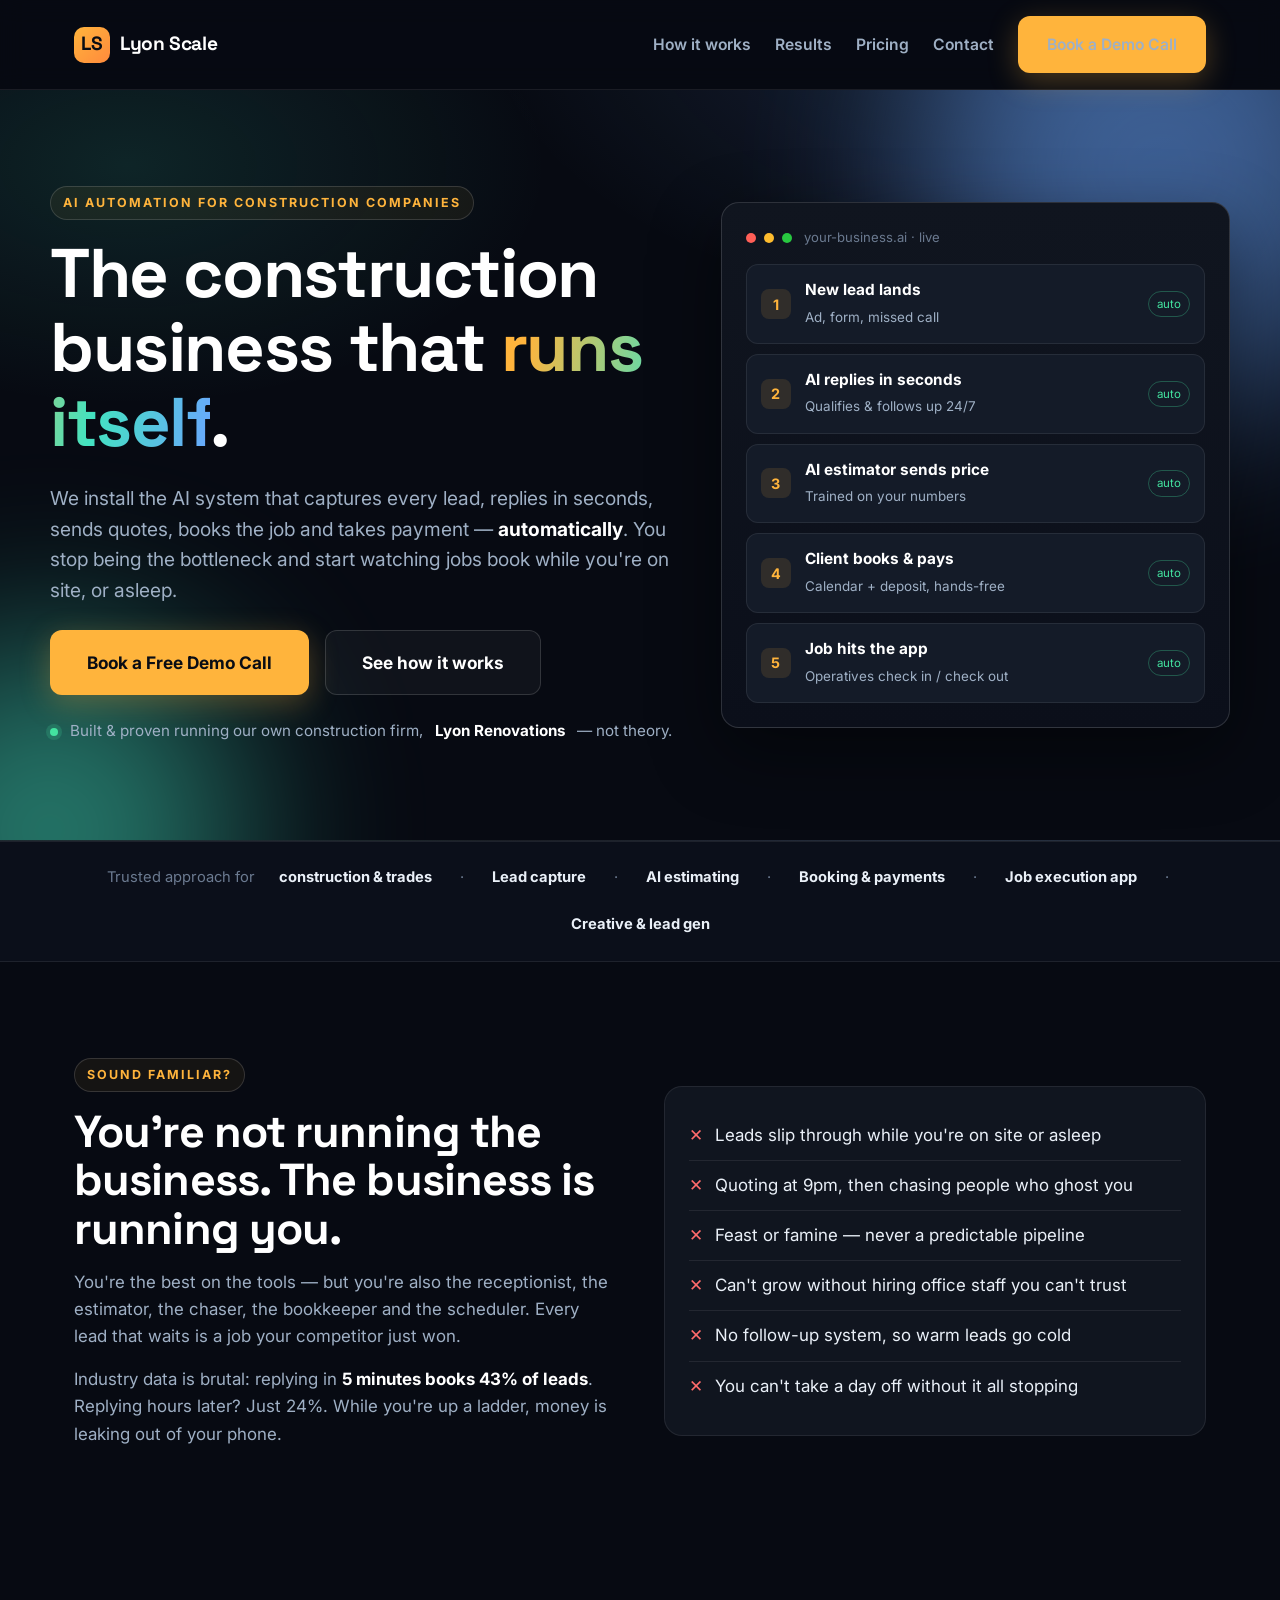
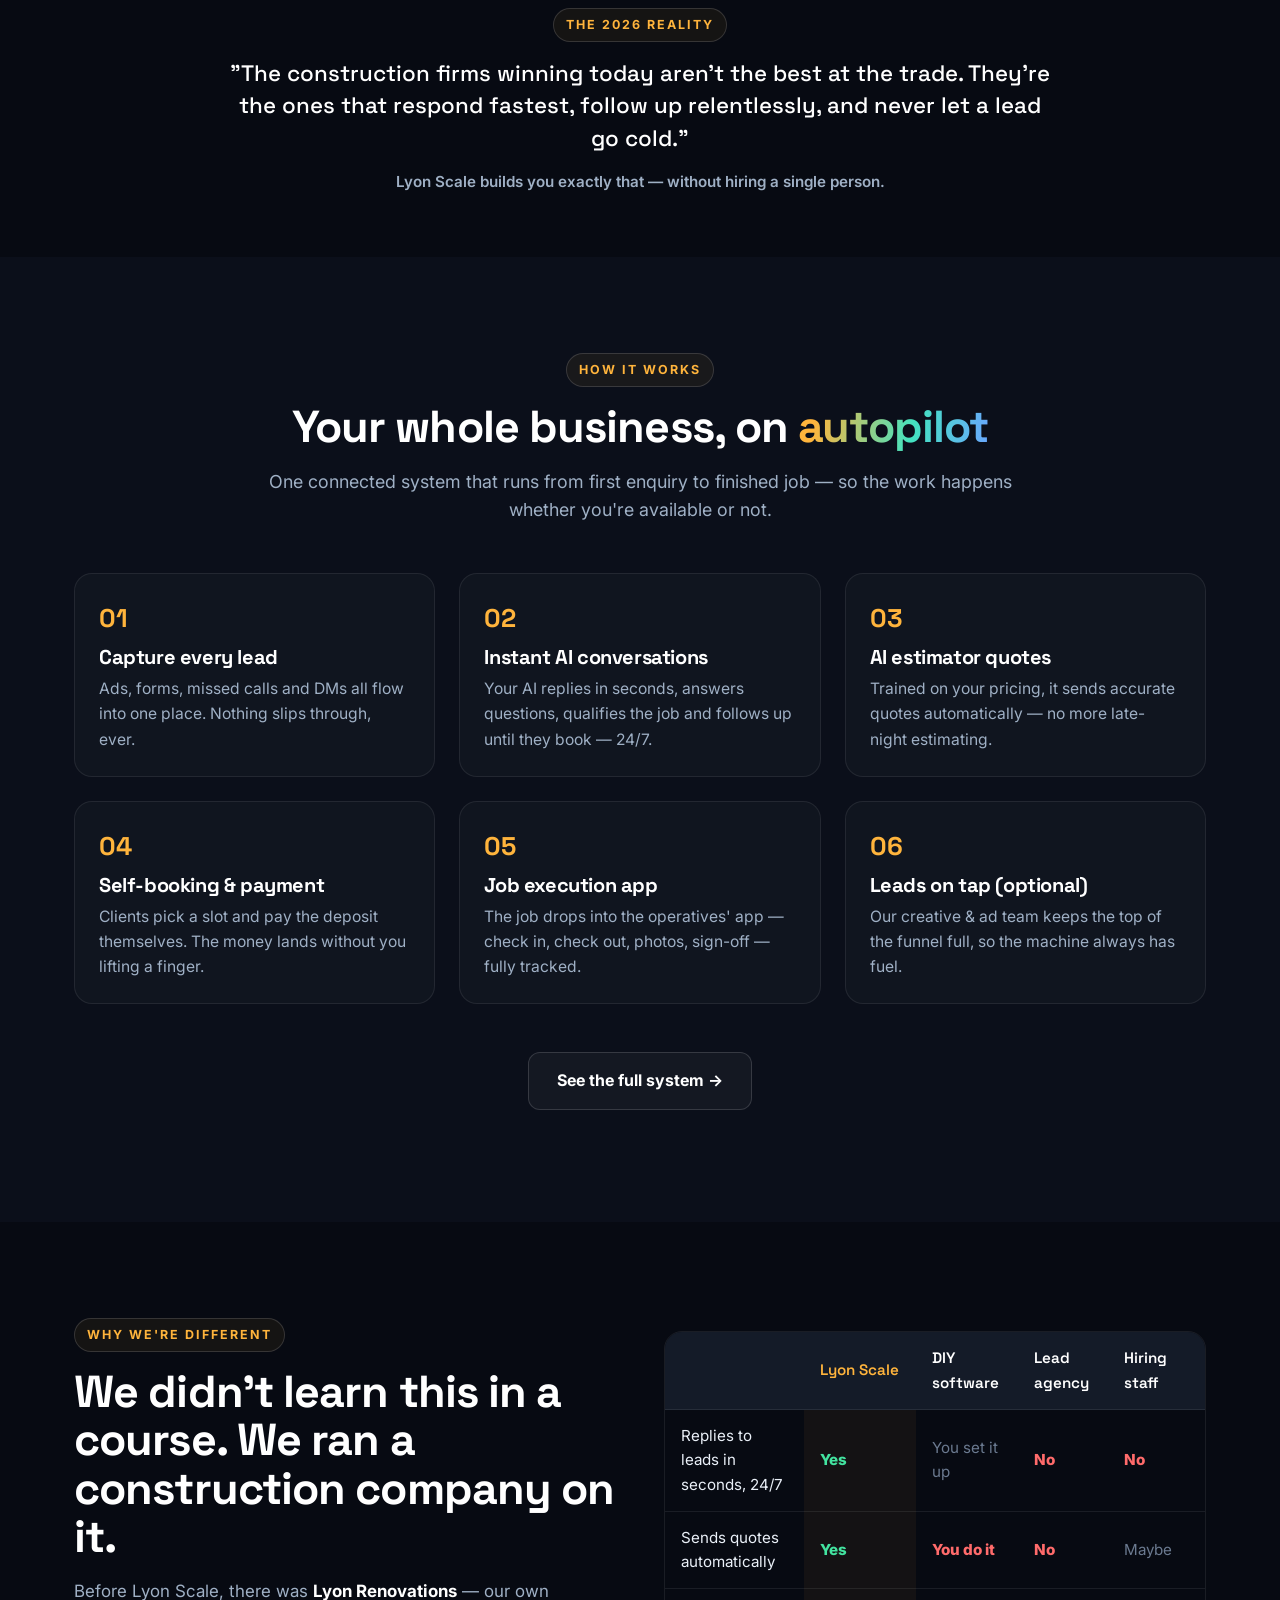
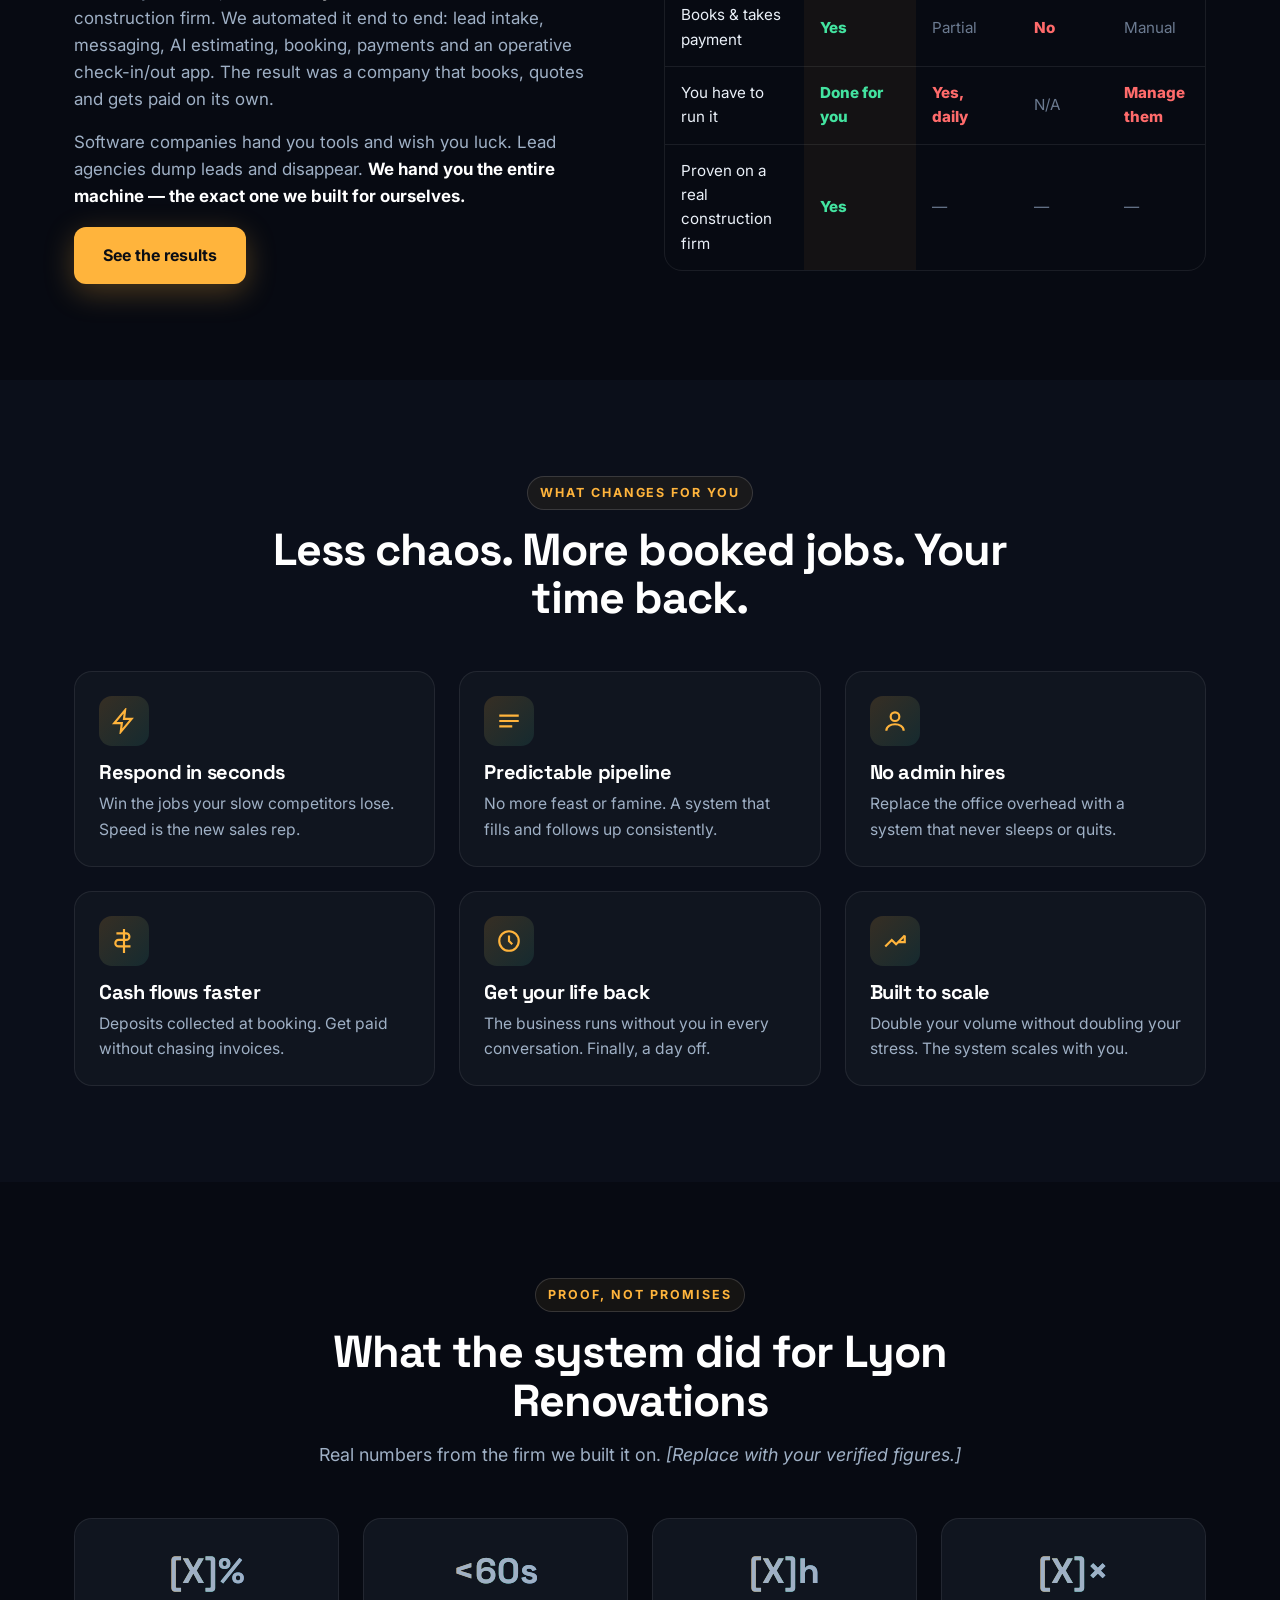
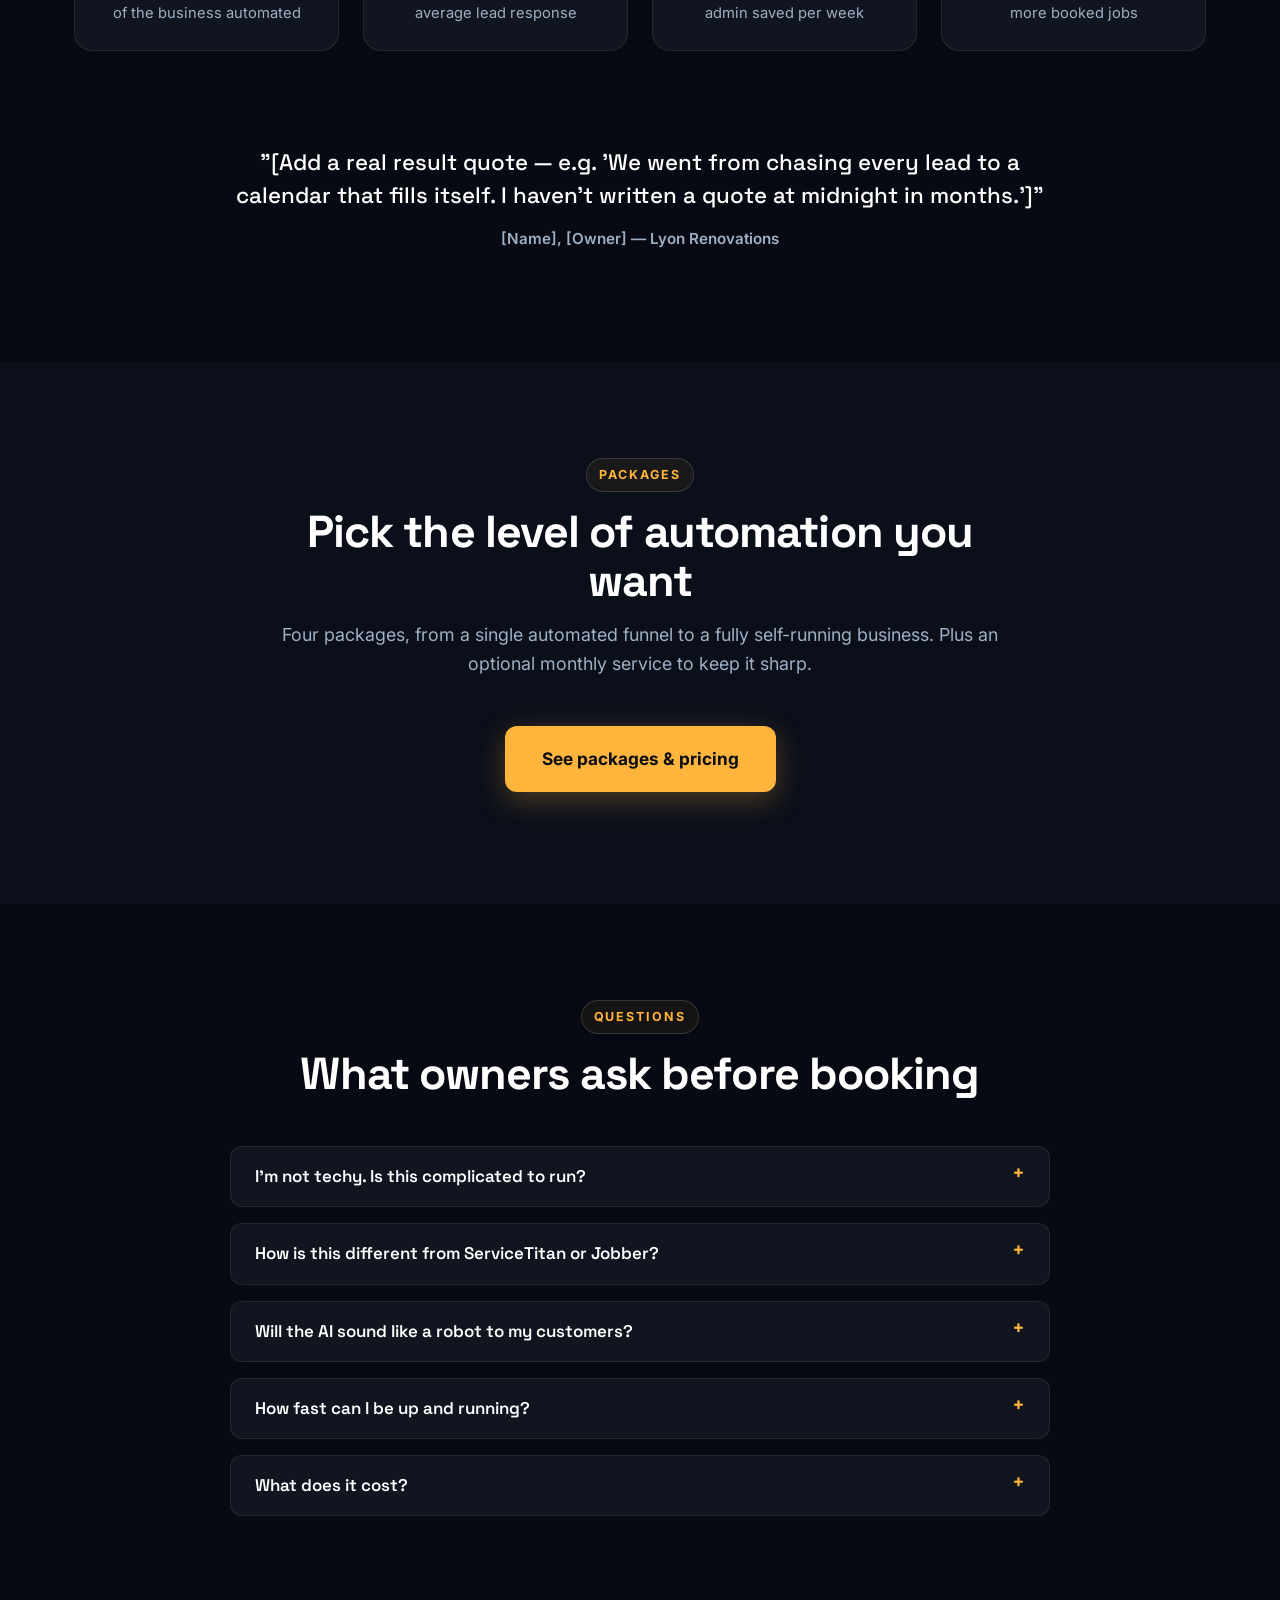
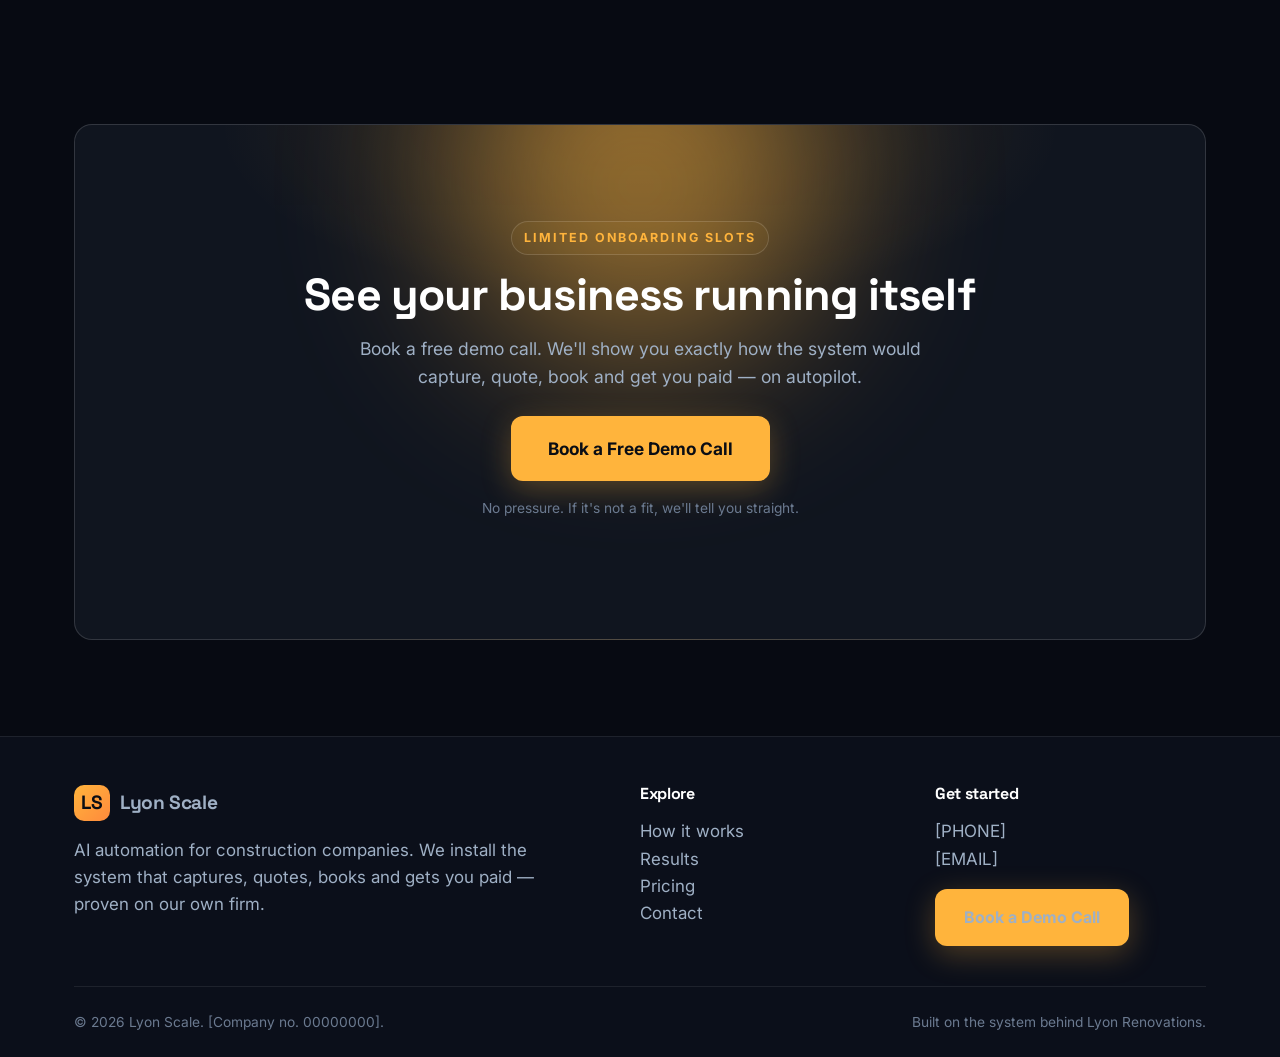
<file: docs/index.html>
<!DOCTYPE html>
<html lang="en">
<head>
  <meta charset="UTF-8">
  <meta name="viewport" content="width=device-width, initial-scale=1">
  <title>Lyon Scale | The Construction Business That Runs Itself</title>
  <meta name="description" content="Lyon Scale installs the AI system that captures every lead, replies in seconds, sends quotes, books jobs and takes payment — automatically. Built and proven running our own construction company. Book a free demo call.">
  <meta property="og:title" content="Lyon Scale | The Construction Business That Runs Itself">
  <meta property="og:description" content="The AI automation system for construction companies — proven on our own firm. Capture, quote, book and get paid on autopilot.">
  <meta property="og:type" content="website">
  <link rel="preconnect" href="https://fonts.googleapis.com">
  <link rel="preconnect" href="https://fonts.gstatic.com" crossorigin>
  <link href="https://fonts.googleapis.com/css2?family=Inter:wght@400;500;600;700;800&family=Space+Grotesk:wght@500;600;700&display=swap" rel="stylesheet">
  <link rel="stylesheet" href="styles.css">
</head>
<body>
<a class="skip" href="#main">Skip to content</a>

<header class="site-header">
  <nav class="nav" aria-label="Primary">
    <a class="brand" href="index.html"><span class="brand__mark">LS</span> Lyon&nbsp;Scale</a>
    <button class="nav__toggle" aria-label="Open menu" aria-expanded="false"><span></span><span></span><span></span></button>
    <ul class="nav__links">
      <li><a href="how-it-works.html">How it works</a></li>
      <li><a href="results.html">Results</a></li>
      <li><a href="pricing.html">Pricing</a></li>
      <li><a href="contact.html">Contact</a></li>
      <li><a class="btn btn--primary" href="contact.html">Book a Demo Call</a></li>
    </ul>
  </nav>
</header>

<main id="main">

  <!-- HERO -->
  <section class="hero">
    <div class="glow glow--blue" style="width:480px;height:480px;top:-160px;right:-120px;"></div>
    <div class="glow glow--teal" style="width:380px;height:380px;bottom:-180px;left:-140px;"></div>
    <div class="container hero__inner">
      <div>
        <span class="eyebrow">AI automation for construction companies</span>
        <h1>The construction business that <span class="grad">runs itself</span>.</h1>
        <p class="lead">We install the AI system that captures every lead, replies in seconds, sends quotes, books the job and takes payment — <strong>automatically</strong>. You stop being the bottleneck and start watching jobs book while you're on site, or asleep.</p>
        <div class="hero__cta">
          <a class="btn btn--primary btn--lg" href="contact.html">Book a Free Demo Call</a>
          <a class="btn btn--ghost btn--lg" href="#how">See how it works</a>
        </div>
        <div class="hero__proof"><span class="dot"></span> Built &amp; proven running our own construction firm, <strong>Lyon&nbsp;Renovations</strong> — not theory.</div>
      </div>

      <!-- automated pipeline visual -->
      <aside class="pipeline" aria-label="The automated pipeline">
        <div class="pipeline__top"><span class="led" style="background:#ff5f57"></span><span class="led" style="background:#febc2e"></span><span class="led" style="background:#28c840"></span> &nbsp;your-business.ai · live</div>
        <div class="pl-step"><span class="n">1</span><div><b>New lead lands</b><span>Ad, form, missed call</span></div><span class="auto">auto</span></div>
        <div class="pl-step"><span class="n">2</span><div><b>AI replies in seconds</b><span>Qualifies &amp; follows up 24/7</span></div><span class="auto">auto</span></div>
        <div class="pl-step"><span class="n">3</span><div><b>AI estimator sends price</b><span>Trained on your numbers</span></div><span class="auto">auto</span></div>
        <div class="pl-step"><span class="n">4</span><div><b>Client books &amp; pays</b><span>Calendar + deposit, hands-free</span></div><span class="auto">auto</span></div>
        <div class="pl-step"><span class="n">5</span><div><b>Job hits the app</b><span>Operatives check in / check out</span></div><span class="auto">auto</span></div>
      </aside>
    </div>
  </section>

  <!-- PROOF BAR -->
  <div class="proofbar">
    <div class="container">
      Trusted approach for <b>construction &amp; trades</b> &nbsp;·&nbsp; <b>Lead capture</b> &nbsp;·&nbsp; <b>AI estimating</b> &nbsp;·&nbsp; <b>Booking &amp; payments</b> &nbsp;·&nbsp; <b>Job execution app</b> &nbsp;·&nbsp; <b>Creative &amp; lead gen</b>
    </div>
  </div>

  <!-- PROBLEM / AGITATE -->
  <section class="section">
    <div class="container">
      <div class="grid grid--2" style="align-items:center; gap:var(--s5)">
        <div>
          <span class="eyebrow">Sound familiar?</span>
          <h2>You're not running the business. The business is running you.</h2>
          <p>You're the best on the tools — but you're also the receptionist, the estimator, the chaser, the bookkeeper and the scheduler. Every lead that waits is a job your competitor just won.</p>
          <p>Industry data is brutal: replying in <strong>5 minutes books 43% of leads</strong>. Replying hours later? Just 24%. While you're up a ladder, money is leaking out of your phone.</p>
        </div>
        <div class="pain">
          <ul>
            <li><span class="x">✕</span> Leads slip through while you're on site or asleep</li>
            <li><span class="x">✕</span> Quoting at 9pm, then chasing people who ghost you</li>
            <li><span class="x">✕</span> Feast or famine — never a predictable pipeline</li>
            <li><span class="x">✕</span> Can't grow without hiring office staff you can't trust</li>
            <li><span class="x">✕</span> No follow-up system, so warm leads go cold</li>
            <li><span class="x">✕</span> You can't take a day off without it all stopping</li>
          </ul>
        </div>
      </div>
    </div>
  </section>

  <!-- THE SHIFT -->
  <section class="section section--tight">
    <div class="container">
      <div class="quote">
        <span class="eyebrow">The 2026 reality</span>
        <p>"The construction firms winning today aren't the best at the trade. They're the ones that respond fastest, follow up relentlessly, and never let a lead go cold."</p>
        <p class="who">Lyon Scale builds you exactly that — without hiring a single person.</p>
      </div>
    </div>
  </section>

  <!-- HOW IT WORKS -->
  <section class="section section--alt" id="how" style="background:var(--bg-2)">
    <div class="container">
      <div class="section__head">
        <span class="eyebrow">How it works</span>
        <h2>Your whole business, on <span class="grad">autopilot</span></h2>
        <p>One connected system that runs from first enquiry to finished job — so the work happens whether you're available or not.</p>
      </div>
      <div class="flow">
        <article class="card"><span class="n">01</span><h3>Capture every lead</h3><p>Ads, forms, missed calls and DMs all flow into one place. Nothing slips through, ever.</p></article>
        <article class="card"><span class="n">02</span><h3>Instant AI conversations</h3><p>Your AI replies in seconds, answers questions, qualifies the job and follows up until they book — 24/7.</p></article>
        <article class="card"><span class="n">03</span><h3>AI estimator quotes</h3><p>Trained on your pricing, it sends accurate quotes automatically — no more late-night estimating.</p></article>
        <article class="card"><span class="n">04</span><h3>Self-booking &amp; payment</h3><p>Clients pick a slot and pay the deposit themselves. The money lands without you lifting a finger.</p></article>
        <article class="card"><span class="n">05</span><h3>Job execution app</h3><p>The job drops into the operatives' app — check in, check out, photos, sign-off — fully tracked.</p></article>
        <article class="card"><span class="n">06</span><h3>Leads on tap (optional)</h3><p>Our creative &amp; ad team keeps the top of the funnel full, so the machine always has fuel.</p></article>
      </div>
      <p class="center" style="margin-top:var(--s5)"><a class="btn btn--ghost" href="how-it-works.html">See the full system →</a></p>
    </div>
  </section>

  <!-- DIFFERENTIATION / PROOF -->
  <section class="section">
    <div class="container">
      <div class="grid grid--2" style="align-items:center; gap:var(--s5)">
        <div>
          <span class="eyebrow">Why we're different</span>
          <h2>We didn't learn this in a course. We ran a construction company on it.</h2>
          <p>Before Lyon Scale, there was <strong>Lyon Renovations</strong> — our own construction firm. We automated it end to end: lead intake, messaging, AI estimating, booking, payments and an operative check-in/out app. The result was a company that books, quotes and gets paid on its own.</p>
          <p>Software companies hand you tools and wish you luck. Lead agencies dump leads and disappear. <strong>We hand you the entire machine — the exact one we built for ourselves.</strong></p>
          <a class="btn btn--primary" href="results.html">See the results</a>
        </div>
        <div class="table-wrap">
          <table class="compare">
            <thead><tr><th>&nbsp;</th><th class="us">Lyon&nbsp;Scale</th><th>DIY software</th><th>Lead agency</th><th>Hiring staff</th></tr></thead>
            <tbody>
              <tr><td>Replies to leads in seconds, 24/7</td><td class="us"><span class="yes">Yes</span></td><td><span class="meh">You set it up</span></td><td><span class="no">No</span></td><td><span class="no">No</span></td></tr>
              <tr><td>Sends quotes automatically</td><td class="us"><span class="yes">Yes</span></td><td><span class="no">You do it</span></td><td><span class="no">No</span></td><td><span class="meh">Maybe</span></td></tr>
              <tr><td>Books &amp; takes payment</td><td class="us"><span class="yes">Yes</span></td><td><span class="meh">Partial</span></td><td><span class="no">No</span></td><td><span class="meh">Manual</span></td></tr>
              <tr><td>You have to run it</td><td class="us"><span class="yes">Done for you</span></td><td><span class="no">Yes, daily</span></td><td><span class="meh">N/A</span></td><td><span class="no">Manage them</span></td></tr>
              <tr><td>Proven on a real construction firm</td><td class="us"><span class="yes">Yes</span></td><td><span class="meh">—</span></td><td><span class="meh">—</span></td><td><span class="meh">—</span></td></tr>
            </tbody>
          </table>
        </div>
      </div>
    </div>
  </section>

  <!-- OUTCOMES -->
  <section class="section section--alt" style="background:var(--bg-2)">
    <div class="container">
      <div class="section__head">
        <span class="eyebrow">What changes for you</span>
        <h2>Less chaos. More booked jobs. Your time back.</h2>
      </div>
      <div class="grid grid--3">
        <article class="card"><div class="icon"><svg viewBox="0 0 24 24" fill="none" stroke="currentColor" stroke-width="2"><path d="M13 2L3 14h7l-1 8 10-12h-7z"/></svg></div><h3>Respond in seconds</h3><p>Win the jobs your slow competitors lose. Speed is the new sales rep.</p></article>
        <article class="card"><div class="icon"><svg viewBox="0 0 24 24" fill="none" stroke="currentColor" stroke-width="2"><path d="M3 7h18M3 12h18M3 17h12"/></svg></div><h3>Predictable pipeline</h3><p>No more feast or famine. A system that fills and follows up consistently.</p></article>
        <article class="card"><div class="icon"><svg viewBox="0 0 24 24" fill="none" stroke="currentColor" stroke-width="2"><circle cx="12" cy="8" r="4"/><path d="M4 21c0-4 4-6 8-6s8 2 8 6"/></svg></div><h3>No admin hires</h3><p>Replace the office overhead with a system that never sleeps or quits.</p></article>
        <article class="card"><div class="icon"><svg viewBox="0 0 24 24" fill="none" stroke="currentColor" stroke-width="2"><path d="M12 1v22M5 5h9a3 3 0 010 6H7a3 3 0 000 6h11"/></svg></div><h3>Cash flows faster</h3><p>Deposits collected at booking. Get paid without chasing invoices.</p></article>
        <article class="card"><div class="icon"><svg viewBox="0 0 24 24" fill="none" stroke="currentColor" stroke-width="2"><circle cx="12" cy="12" r="9"/><path d="M12 7v5l3 3"/></svg></div><h3>Get your life back</h3><p>The business runs without you in every conversation. Finally, a day off.</p></article>
        <article class="card"><div class="icon"><svg viewBox="0 0 24 24" fill="none" stroke="currentColor" stroke-width="2"><path d="M3 17l6-6 4 4 8-8"/><path d="M21 7v6h-6"/></svg></div><h3>Built to scale</h3><p>Double your volume without doubling your stress. The system scales with you.</p></article>
      </div>
    </div>
  </section>

  <!-- RESULTS / STATS -->
  <section class="section">
    <div class="container">
      <div class="section__head">
        <span class="eyebrow">Proof, not promises</span>
        <h2>What the system did for Lyon Renovations</h2>
        <p>Real numbers from the firm we built it on. <em>[Replace with your verified figures.]</em></p>
      </div>
      <div class="stats">
        <div class="stat"><b><span class="grad">[X]%</span></b><span>of the business automated</span></div>
        <div class="stat"><b><span class="grad">&lt;60s</span></b><span>average lead response</span></div>
        <div class="stat"><b><span class="grad">[X]h</span></b><span>admin saved per week</span></div>
        <div class="stat"><b><span class="grad">[X]×</span></b><span>more booked jobs</span></div>
      </div>
      <div class="quote" style="margin-top:var(--s6)">
        <p>"[Add a real result quote — e.g. 'We went from chasing every lead to a calendar that fills itself. I haven't written a quote at midnight in months.']"</p>
        <p class="who">[Name], [Owner] — Lyon Renovations</p>
      </div>
    </div>
  </section>

  <!-- PRICING TEASER -->
  <section class="section section--alt" style="background:var(--bg-2)">
    <div class="container">
      <div class="section__head">
        <span class="eyebrow">Packages</span>
        <h2>Pick the level of automation you want</h2>
        <p>Four packages, from a single automated funnel to a fully self-running business. Plus an optional monthly service to keep it sharp.</p>
      </div>
      <p class="center"><a class="btn btn--primary btn--lg" href="pricing.html">See packages &amp; pricing</a></p>
    </div>
  </section>

  <!-- FAQ -->
  <section class="section">
    <div class="container">
      <div class="section__head"><span class="eyebrow">Questions</span><h2>What owners ask before booking</h2></div>
      <div class="faq">
        <details><summary>I'm not techy. Is this complicated to run?</summary><p>No — it's done for you. We build, install and manage the system. You keep doing what you do best; the machine handles the rest.</p></details>
        <details><summary>How is this different from ServiceTitan or Jobber?</summary><p>Those are tools you have to operate every day. We deliver a done-for-you system that runs itself — and it's the exact one we used to run our own construction company.</p></details>
        <details><summary>Will the AI sound like a robot to my customers?</summary><p>No. It's trained on your voice and your services, replies naturally, and hands off to you the moment a human touch is needed.</p></details>
        <details><summary>How fast can I be up and running?</summary><p>Most builds go live within [X] weeks. On the call we'll map your exact timeline.</p></details>
        <details><summary>What does it cost?</summary><p>It depends on the package and how much you automate. See <a href="pricing.html">pricing</a>, or book a call and we'll recommend the right fit.</p></details>
      </div>
    </div>
  </section>

  <!-- FINAL CTA -->
  <section class="section">
    <div class="container">
      <div class="cta-band">
        <div class="glow glow--amber" style="width:360px;height:360px;top:-120px;left:50%;transform:translateX(-50%);"></div>
        <div style="position:relative;z-index:1">
          <span class="eyebrow">Limited onboarding slots</span>
          <h2>See your business running itself</h2>
          <p>Book a free demo call. We'll show you exactly how the system would capture, quote, book and get you paid — on autopilot.</p>
          <a class="btn btn--primary btn--lg" href="contact.html">Book a Free Demo Call</a>
          <p class="micro">No pressure. If it's not a fit, we'll tell you straight.</p>
        </div>
      </div>
    </div>
  </section>

</main>

<footer class="site-footer">
  <div class="container">
    <div class="footer-grid">
      <div>
        <a class="brand" href="index.html"><span class="brand__mark">LS</span> Lyon&nbsp;Scale</a>
        <p style="margin-top:var(--s3); max-width:44ch">AI automation for construction companies. We install the system that captures, quotes, books and gets you paid — proven on our own firm.</p>
      </div>
      <div><h4>Explore</h4><p><a href="how-it-works.html">How it works</a><br><a href="results.html">Results</a><br><a href="pricing.html">Pricing</a><br><a href="contact.html">Contact</a></p></div>
      <div><h4>Get started</h4><p><a href="tel:[PHONE]">[PHONE]</a><br><a href="mailto:[EMAIL]">[EMAIL]</a></p><p><a class="btn btn--primary" href="contact.html">Book a Demo Call</a></p></div>
    </div>
    <div class="footer-bottom">
      <span>© <span id="year"></span> Lyon Scale. [Company no. 00000000].</span>
      <span>Built on the system behind Lyon Renovations.</span>
    </div>
  </div>
</footer>

<script src="script.js"></script>
<script>document.getElementById('year').textContent = new Date().getFullYear();</script>
</body>
</html>
</file>
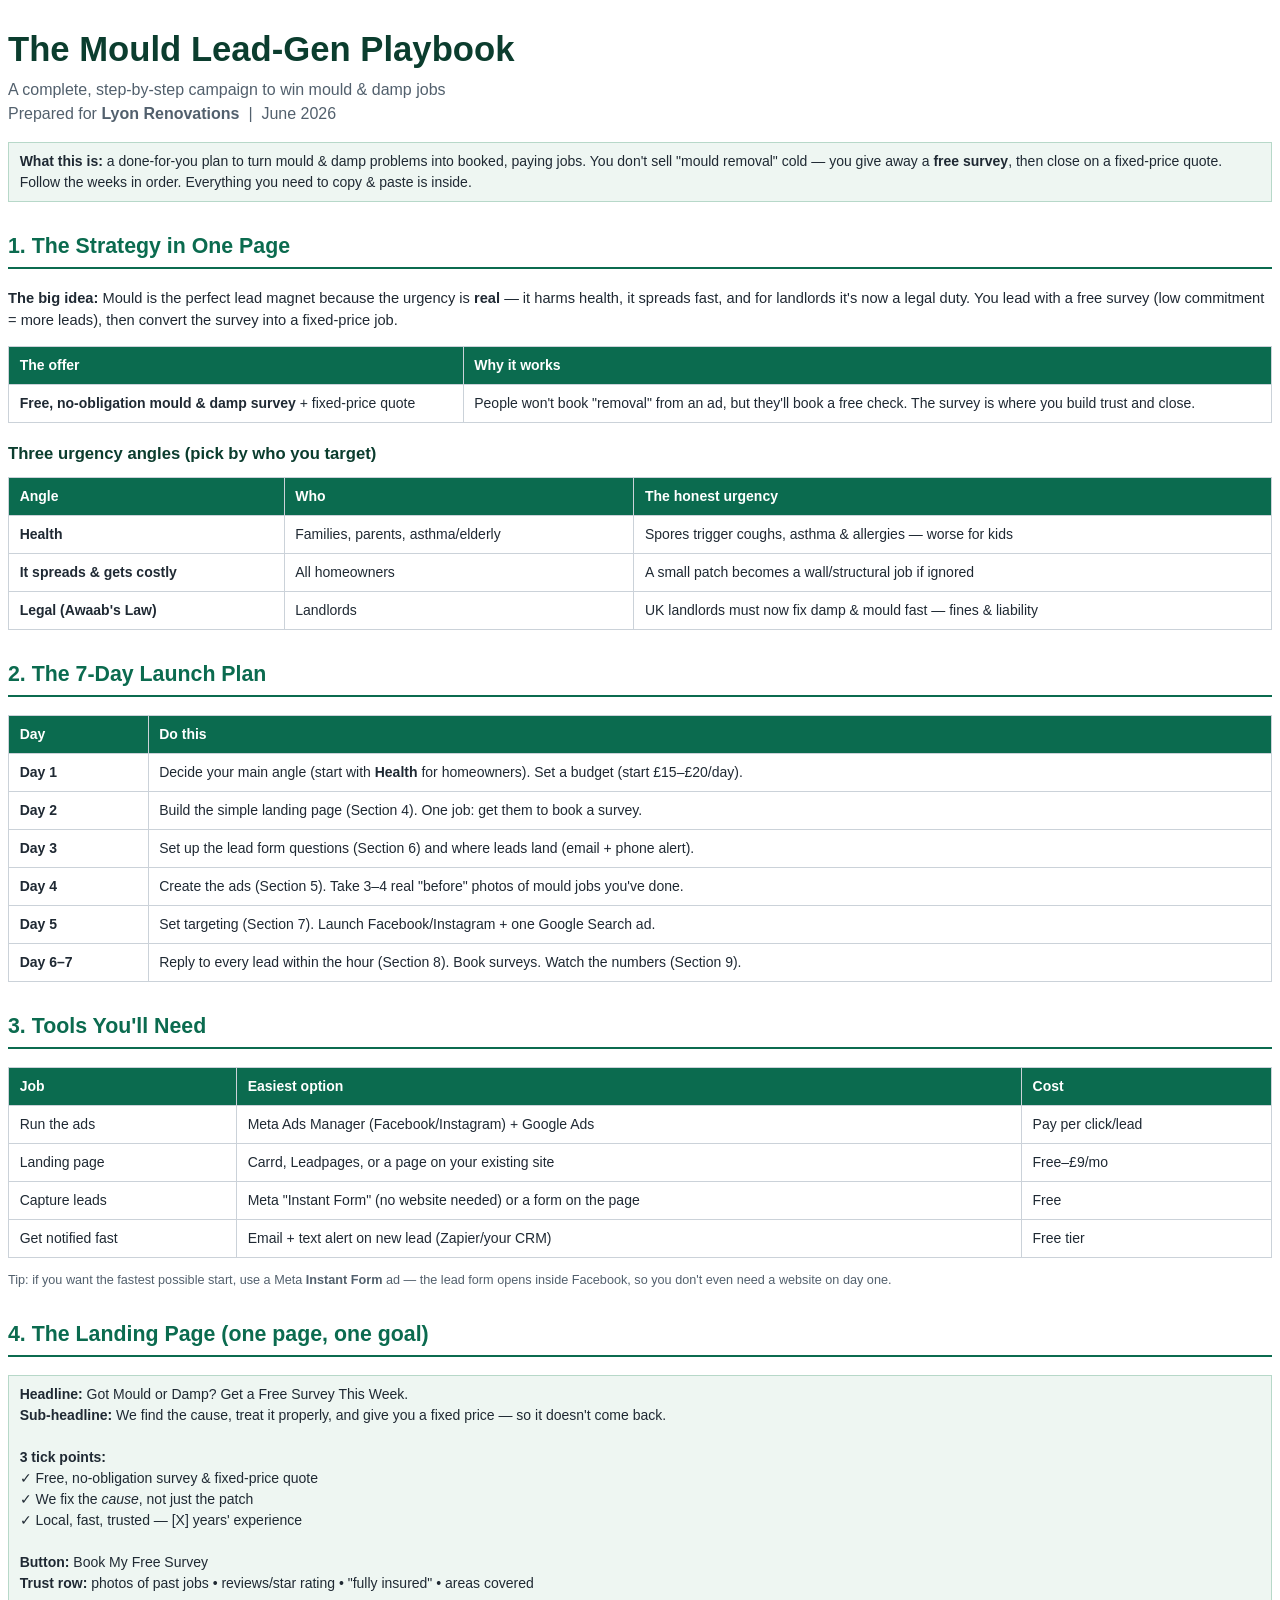
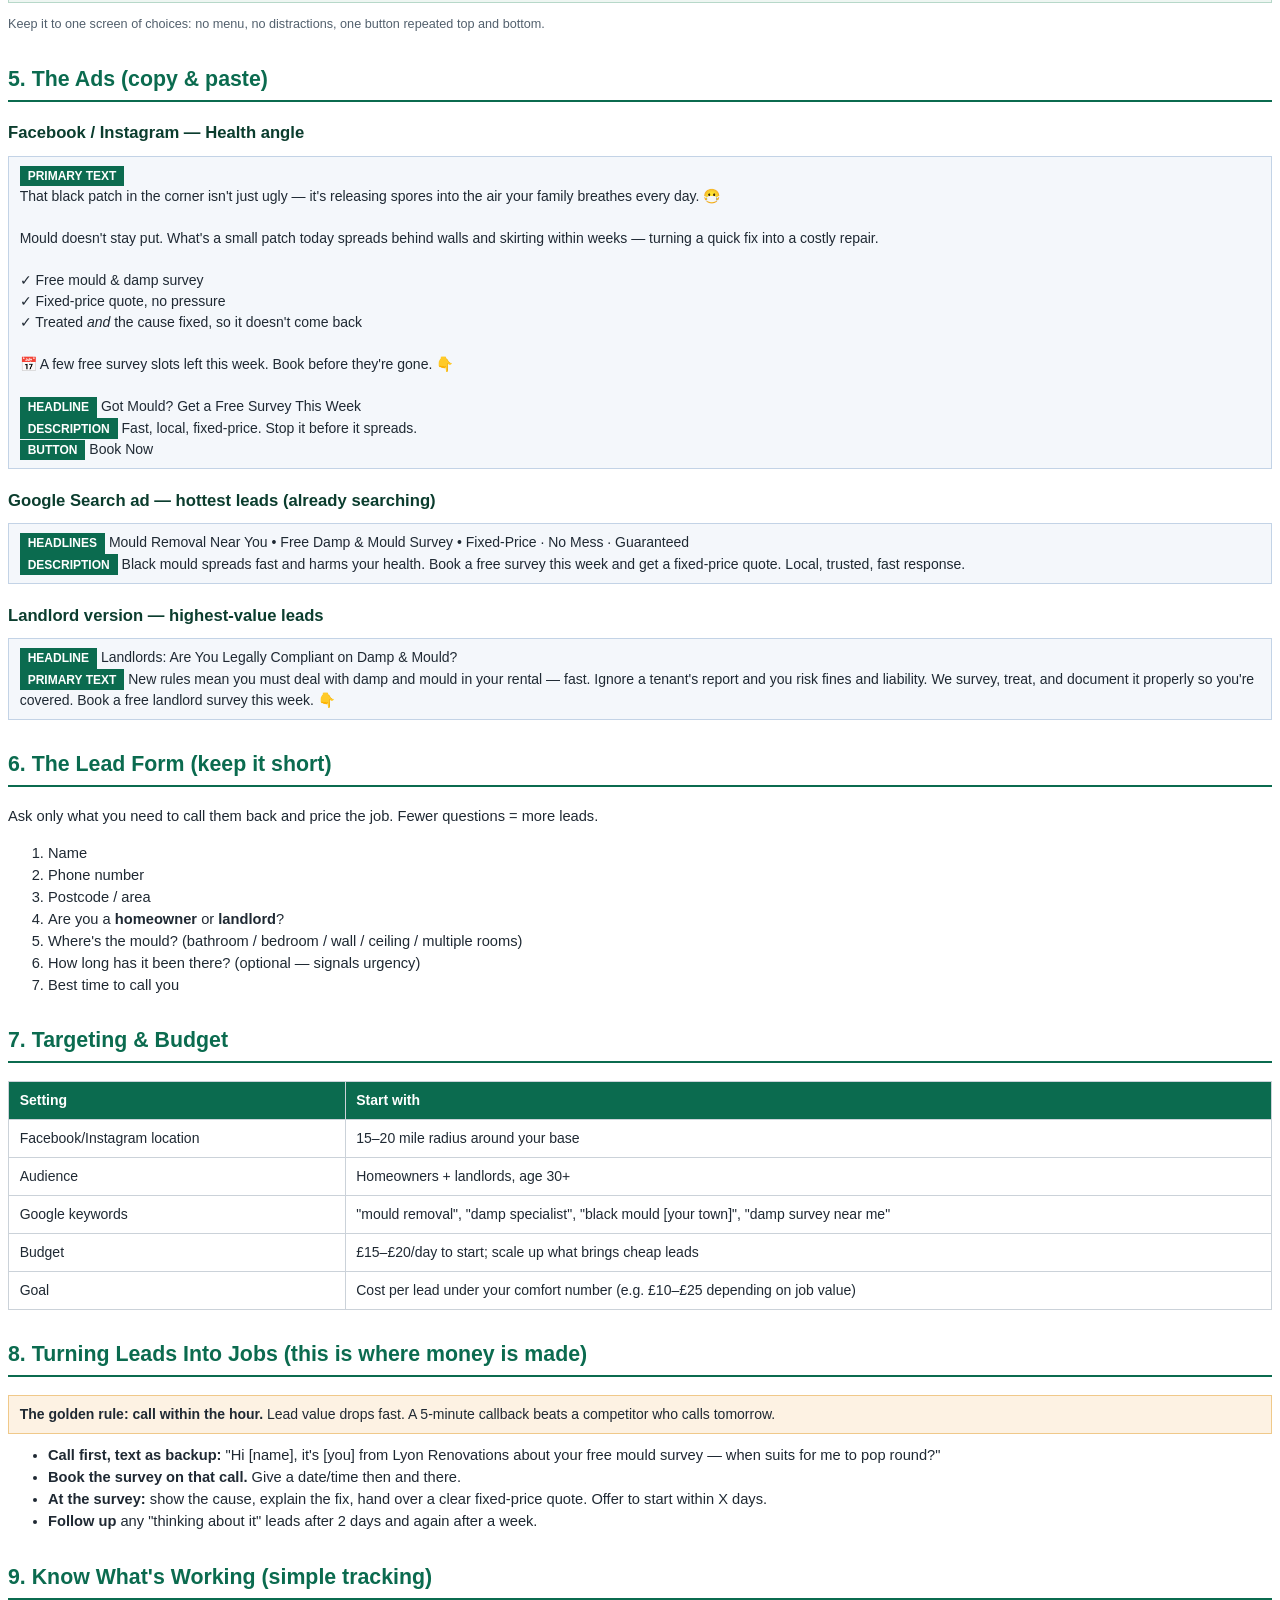
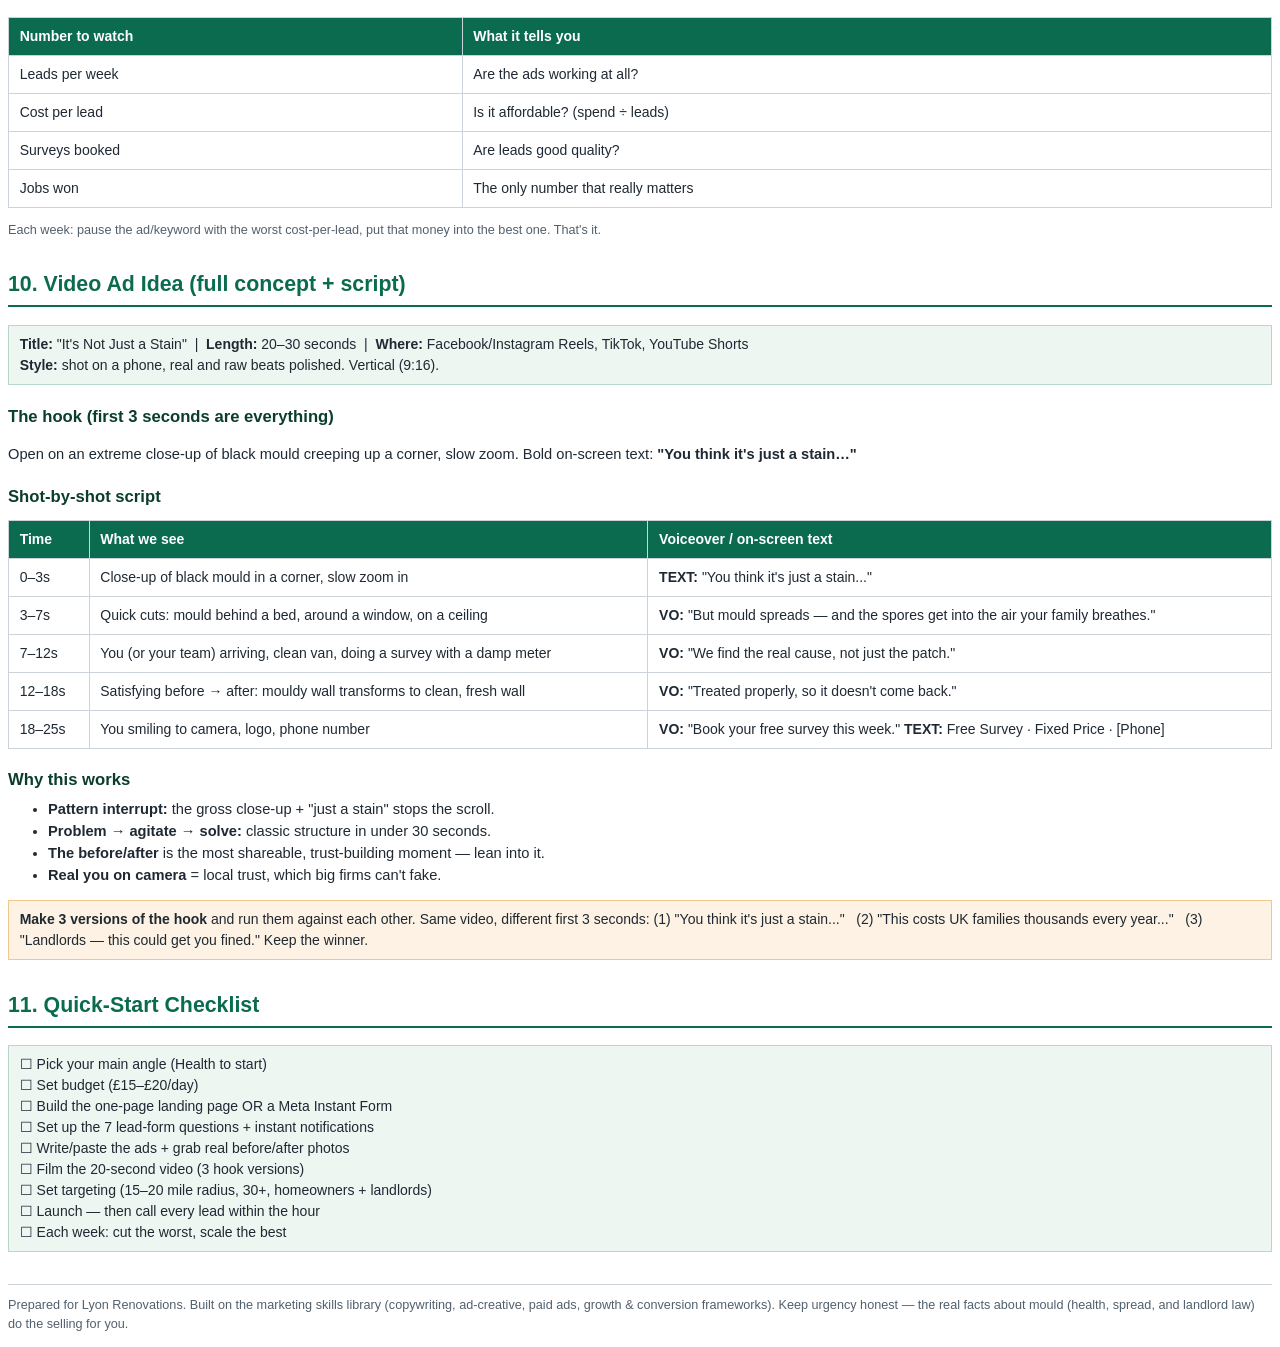
<file: mould-lead-gen-playbook.html>
<!DOCTYPE html>
<html lang="en">
<head>
<meta charset="UTF-8">
<style>
  body { font-family: 'Liberation Sans', Arial, sans-serif; color: #1f2933; font-size: 11pt; line-height: 1.5; }
  h1 { font-size: 26pt; color: #0b3d2e; margin-bottom: 2pt; }
  h2 { font-size: 16pt; color: #0b6b4f; border-bottom: 2px solid #0b6b4f; padding-bottom: 3pt; margin-top: 22pt; }
  h3 { font-size: 12.5pt; color: #0b3d2e; margin-top: 14pt; margin-bottom: 2pt; }
  .sub { font-size: 12pt; color: #52606d; margin-top: 0; }
  .tag { color: #0b6b4f; font-weight: bold; }
  table { border-collapse: collapse; width: 100%; margin: 8pt 0; }
  td, th { border: 1px solid #cbd2d9; padding: 6pt 8pt; vertical-align: top; font-size: 10.5pt; }
  th { background-color: #0b6b4f; color: #ffffff; text-align: left; }
  .box td { background-color: #eef6f2; border: 1px solid #b7d8c9; }
  .warn td { background-color: #fdf2e3; border: 1px solid #f0c98a; }
  .ad td { background-color: #f4f7fb; border: 1px solid #c3d3e6; }
  .small { font-size: 9.5pt; color: #52606d; }
  ul { margin-top: 4pt; }
  .page-break { page-break-before: always; }
  .label { display:inline-block; background:#0b6b4f; color:#fff; padding:1pt 6pt; font-size:9pt; font-weight:bold; }
</style>
</head>
<body>

<h1>The Mould Lead-Gen Playbook</h1>
<p class="sub">A complete, step-by-step campaign to win mould &amp; damp jobs<br>
Prepared for <b>Lyon Renovations</b> &nbsp;|&nbsp; June 2026</p>

<table class="box"><tr><td>
<b>What this is:</b> a done-for-you plan to turn mould &amp; damp problems into booked, paying jobs.
You don't sell "mould removal" cold &mdash; you give away a <b>free survey</b>, then close on a fixed-price quote.
Follow the weeks in order. Everything you need to copy &amp; paste is inside.
</td></tr></table>

<h2>1. The Strategy in One Page</h2>
<p><b>The big idea:</b> Mould is the perfect lead magnet because the urgency is <b>real</b> &mdash; it harms health, it spreads fast, and for landlords it's now a legal duty. You lead with a free survey (low commitment = more leads), then convert the survey into a fixed-price job.</p>

<table>
<tr><th>The offer</th><th>Why it works</th></tr>
<tr><td><b>Free, no-obligation mould &amp; damp survey</b> + fixed-price quote</td><td>People won't book "removal" from an ad, but they'll book a free check. The survey is where you build trust and close.</td></tr>
</table>

<h3>Three urgency angles (pick by who you target)</h3>
<table>
<tr><th>Angle</th><th>Who</th><th>The honest urgency</th></tr>
<tr><td><b>Health</b></td><td>Families, parents, asthma/elderly</td><td>Spores trigger coughs, asthma &amp; allergies &mdash; worse for kids</td></tr>
<tr><td><b>It spreads &amp; gets costly</b></td><td>All homeowners</td><td>A small patch becomes a wall/structural job if ignored</td></tr>
<tr><td><b>Legal (Awaab's Law)</b></td><td>Landlords</td><td>UK landlords must now fix damp &amp; mould fast &mdash; fines &amp; liability</td></tr>
</table>

<h2>2. The 7-Day Launch Plan</h2>
<table>
<tr><th>Day</th><th>Do this</th></tr>
<tr><td><b>Day 1</b></td><td>Decide your main angle (start with <b>Health</b> for homeowners). Set a budget (start &pound;15&ndash;&pound;20/day).</td></tr>
<tr><td><b>Day 2</b></td><td>Build the simple landing page (Section 4). One job: get them to book a survey.</td></tr>
<tr><td><b>Day 3</b></td><td>Set up the lead form questions (Section 6) and where leads land (email + phone alert).</td></tr>
<tr><td><b>Day 4</b></td><td>Create the ads (Section 5). Take 3&ndash;4 real "before" photos of mould jobs you've done.</td></tr>
<tr><td><b>Day 5</b></td><td>Set targeting (Section 7). Launch Facebook/Instagram + one Google Search ad.</td></tr>
<tr><td><b>Day 6&ndash;7</b></td><td>Reply to every lead within the hour (Section 8). Book surveys. Watch the numbers (Section 9).</td></tr>
</table>

<div class="page-break"></div>
<h2>3. Tools You'll Need</h2>
<table>
<tr><th>Job</th><th>Easiest option</th><th>Cost</th></tr>
<tr><td>Run the ads</td><td>Meta Ads Manager (Facebook/Instagram) + Google Ads</td><td>Pay per click/lead</td></tr>
<tr><td>Landing page</td><td>Carrd, Leadpages, or a page on your existing site</td><td>Free&ndash;&pound;9/mo</td></tr>
<tr><td>Capture leads</td><td>Meta "Instant Form" (no website needed) or a form on the page</td><td>Free</td></tr>
<tr><td>Get notified fast</td><td>Email + text alert on new lead (Zapier/your CRM)</td><td>Free tier</td></tr>
</table>
<p class="small">Tip: if you want the fastest possible start, use a Meta <b>Instant Form</b> ad &mdash; the lead form opens inside Facebook, so you don't even need a website on day one.</p>

<h2>4. The Landing Page (one page, one goal)</h2>
<table class="box"><tr><td>
<b>Headline:</b> Got Mould or Damp? Get a Free Survey This Week.<br>
<b>Sub-headline:</b> We find the cause, treat it properly, and give you a fixed price &mdash; so it doesn't come back.<br><br>
<b>3 tick points:</b><br>
&#10003; Free, no-obligation survey &amp; fixed-price quote<br>
&#10003; We fix the <i>cause</i>, not just the patch<br>
&#10003; Local, fast, trusted &mdash; [X] years' experience<br><br>
<b>Button:</b> Book My Free Survey<br>
<b>Trust row:</b> photos of past jobs &bull; reviews/star rating &bull; "fully insured" &bull; areas covered
</td></tr></table>
<p class="small">Keep it to one screen of choices: no menu, no distractions, one button repeated top and bottom.</p>

<h2>5. The Ads (copy &amp; paste)</h2>

<h3>Facebook / Instagram &mdash; Health angle</h3>
<table class="ad"><tr><td>
<span class="label">PRIMARY TEXT</span><br>
That black patch in the corner isn't just ugly &mdash; it's releasing spores into the air your family breathes every day. 😷<br><br>
Mould doesn't stay put. What's a small patch today spreads behind walls and skirting within weeks &mdash; turning a quick fix into a costly repair.<br><br>
&#10003; Free mould &amp; damp survey<br>
&#10003; Fixed-price quote, no pressure<br>
&#10003; Treated <i>and</i> the cause fixed, so it doesn't come back<br><br>
📅 A few free survey slots left this week. Book before they're gone. 👇<br><br>
<span class="label">HEADLINE</span> Got Mould? Get a Free Survey This Week<br>
<span class="label">DESCRIPTION</span> Fast, local, fixed-price. Stop it before it spreads.<br>
<span class="label">BUTTON</span> Book Now
</td></tr></table>

<h3>Google Search ad &mdash; hottest leads (already searching)</h3>
<table class="ad"><tr><td>
<span class="label">HEADLINES</span> Mould Removal Near You &bull; Free Damp &amp; Mould Survey &bull; Fixed-Price &middot; No Mess &middot; Guaranteed<br>
<span class="label">DESCRIPTION</span> Black mould spreads fast and harms your health. Book a free survey this week and get a fixed-price quote. Local, trusted, fast response.
</td></tr></table>

<h3>Landlord version &mdash; highest-value leads</h3>
<table class="ad"><tr><td>
<span class="label">HEADLINE</span> Landlords: Are You Legally Compliant on Damp &amp; Mould?<br>
<span class="label">PRIMARY TEXT</span> New rules mean you must deal with damp and mould in your rental &mdash; fast. Ignore a tenant's report and you risk fines and liability. We survey, treat, and document it properly so you're covered. Book a free landlord survey this week. 👇
</td></tr></table>

<div class="page-break"></div>
<h2>6. The Lead Form (keep it short)</h2>
<p>Ask only what you need to call them back and price the job. Fewer questions = more leads.</p>
<ol>
<li>Name</li>
<li>Phone number</li>
<li>Postcode / area</li>
<li>Are you a <b>homeowner</b> or <b>landlord</b>?</li>
<li>Where's the mould? (bathroom / bedroom / wall / ceiling / multiple rooms)</li>
<li>How long has it been there? (optional &mdash; signals urgency)</li>
<li>Best time to call you</li>
</ol>

<h2>7. Targeting &amp; Budget</h2>
<table>
<tr><th>Setting</th><th>Start with</th></tr>
<tr><td>Facebook/Instagram location</td><td>15&ndash;20 mile radius around your base</td></tr>
<tr><td>Audience</td><td>Homeowners + landlords, age 30+</td></tr>
<tr><td>Google keywords</td><td>"mould removal", "damp specialist", "black mould [your town]", "damp survey near me"</td></tr>
<tr><td>Budget</td><td>&pound;15&ndash;&pound;20/day to start; scale up what brings cheap leads</td></tr>
<tr><td>Goal</td><td>Cost per lead under your comfort number (e.g. &pound;10&ndash;&pound;25 depending on job value)</td></tr>
</table>

<h2>8. Turning Leads Into Jobs (this is where money is made)</h2>
<table class="warn"><tr><td>
<b>The golden rule: call within the hour.</b> Lead value drops fast. A 5-minute callback beats a competitor who calls tomorrow.
</td></tr></table>
<ul>
<li><b>Call first, text as backup:</b> "Hi [name], it's [you] from Lyon Renovations about your free mould survey &mdash; when suits for me to pop round?"</li>
<li><b>Book the survey on that call.</b> Give a date/time then and there.</li>
<li><b>At the survey:</b> show the cause, explain the fix, hand over a clear fixed-price quote. Offer to start within X days.</li>
<li><b>Follow up</b> any "thinking about it" leads after 2 days and again after a week.</li>
</ul>

<h2>9. Know What's Working (simple tracking)</h2>
<table>
<tr><th>Number to watch</th><th>What it tells you</th></tr>
<tr><td>Leads per week</td><td>Are the ads working at all?</td></tr>
<tr><td>Cost per lead</td><td>Is it affordable? (spend &divide; leads)</td></tr>
<tr><td>Surveys booked</td><td>Are leads good quality?</td></tr>
<tr><td>Jobs won</td><td>The only number that really matters</td></tr>
</table>
<p class="small">Each week: pause the ad/keyword with the worst cost-per-lead, put that money into the best one. That's it.</p>

<div class="page-break"></div>
<h2>10. Video Ad Idea (full concept + script)</h2>
<table class="box"><tr><td>
<b>Title:</b> "It's Not Just a Stain" &nbsp;|&nbsp; <b>Length:</b> 20&ndash;30 seconds &nbsp;|&nbsp; <b>Where:</b> Facebook/Instagram Reels, TikTok, YouTube Shorts<br>
<b>Style:</b> shot on a phone, real and raw beats polished. Vertical (9:16).
</td></tr></table>

<h3>The hook (first 3 seconds are everything)</h3>
<p>Open on an extreme close-up of black mould creeping up a corner, slow zoom. Bold on-screen text:
<b>"You think it's just a stain&hellip;"</b></p>

<h3>Shot-by-shot script</h3>
<table>
<tr><th>Time</th><th>What we see</th><th>Voiceover / on-screen text</th></tr>
<tr><td>0&ndash;3s</td><td>Close-up of black mould in a corner, slow zoom in</td><td><b>TEXT:</b> "You think it's just a stain..."</td></tr>
<tr><td>3&ndash;7s</td><td>Quick cuts: mould behind a bed, around a window, on a ceiling</td><td><b>VO:</b> "But mould spreads &mdash; and the spores get into the air your family breathes."</td></tr>
<tr><td>7&ndash;12s</td><td>You (or your team) arriving, clean van, doing a survey with a damp meter</td><td><b>VO:</b> "We find the real cause, not just the patch."</td></tr>
<tr><td>12&ndash;18s</td><td>Satisfying before &rarr; after: mouldy wall transforms to clean, fresh wall</td><td><b>VO:</b> "Treated properly, so it doesn't come back."</td></tr>
<tr><td>18&ndash;25s</td><td>You smiling to camera, logo, phone number</td><td><b>VO:</b> "Book your free survey this week." <b>TEXT:</b> Free Survey &middot; Fixed Price &middot; [Phone]</td></tr>
</table>

<h3>Why this works</h3>
<ul>
<li><b>Pattern interrupt:</b> the gross close-up + "just a stain" stops the scroll.</li>
<li><b>Problem &rarr; agitate &rarr; solve:</b> classic structure in under 30 seconds.</li>
<li><b>The before/after</b> is the most shareable, trust-building moment &mdash; lean into it.</li>
<li><b>Real you on camera</b> = local trust, which big firms can't fake.</li>
</ul>

<table class="warn"><tr><td>
<b>Make 3 versions of the hook</b> and run them against each other. Same video, different first 3 seconds:
(1) "You think it's just a stain..." &nbsp; (2) "This costs UK families thousands every year..." &nbsp; (3) "Landlords &mdash; this could get you fined." Keep the winner.
</td></tr></table>

<h2>11. Quick-Start Checklist</h2>
<table class="box"><tr><td>
&#9744; Pick your main angle (Health to start)<br>
&#9744; Set budget (&pound;15&ndash;&pound;20/day)<br>
&#9744; Build the one-page landing page OR a Meta Instant Form<br>
&#9744; Set up the 7 lead-form questions + instant notifications<br>
&#9744; Write/paste the ads + grab real before/after photos<br>
&#9744; Film the 20-second video (3 hook versions)<br>
&#9744; Set targeting (15&ndash;20 mile radius, 30+, homeowners + landlords)<br>
&#9744; Launch &mdash; then call every lead within the hour<br>
&#9744; Each week: cut the worst, scale the best
</td></tr></table>

<p class="small" style="margin-top:24pt; border-top:1px solid #cbd2d9; padding-top:8pt;">
Prepared for Lyon Renovations. Built on the marketing skills library (copywriting, ad-creative, paid ads, growth &amp; conversion frameworks). Keep urgency honest &mdash; the real facts about mould (health, spread, and landlord law) do the selling for you.
</p>

</body>
</html>
</file>
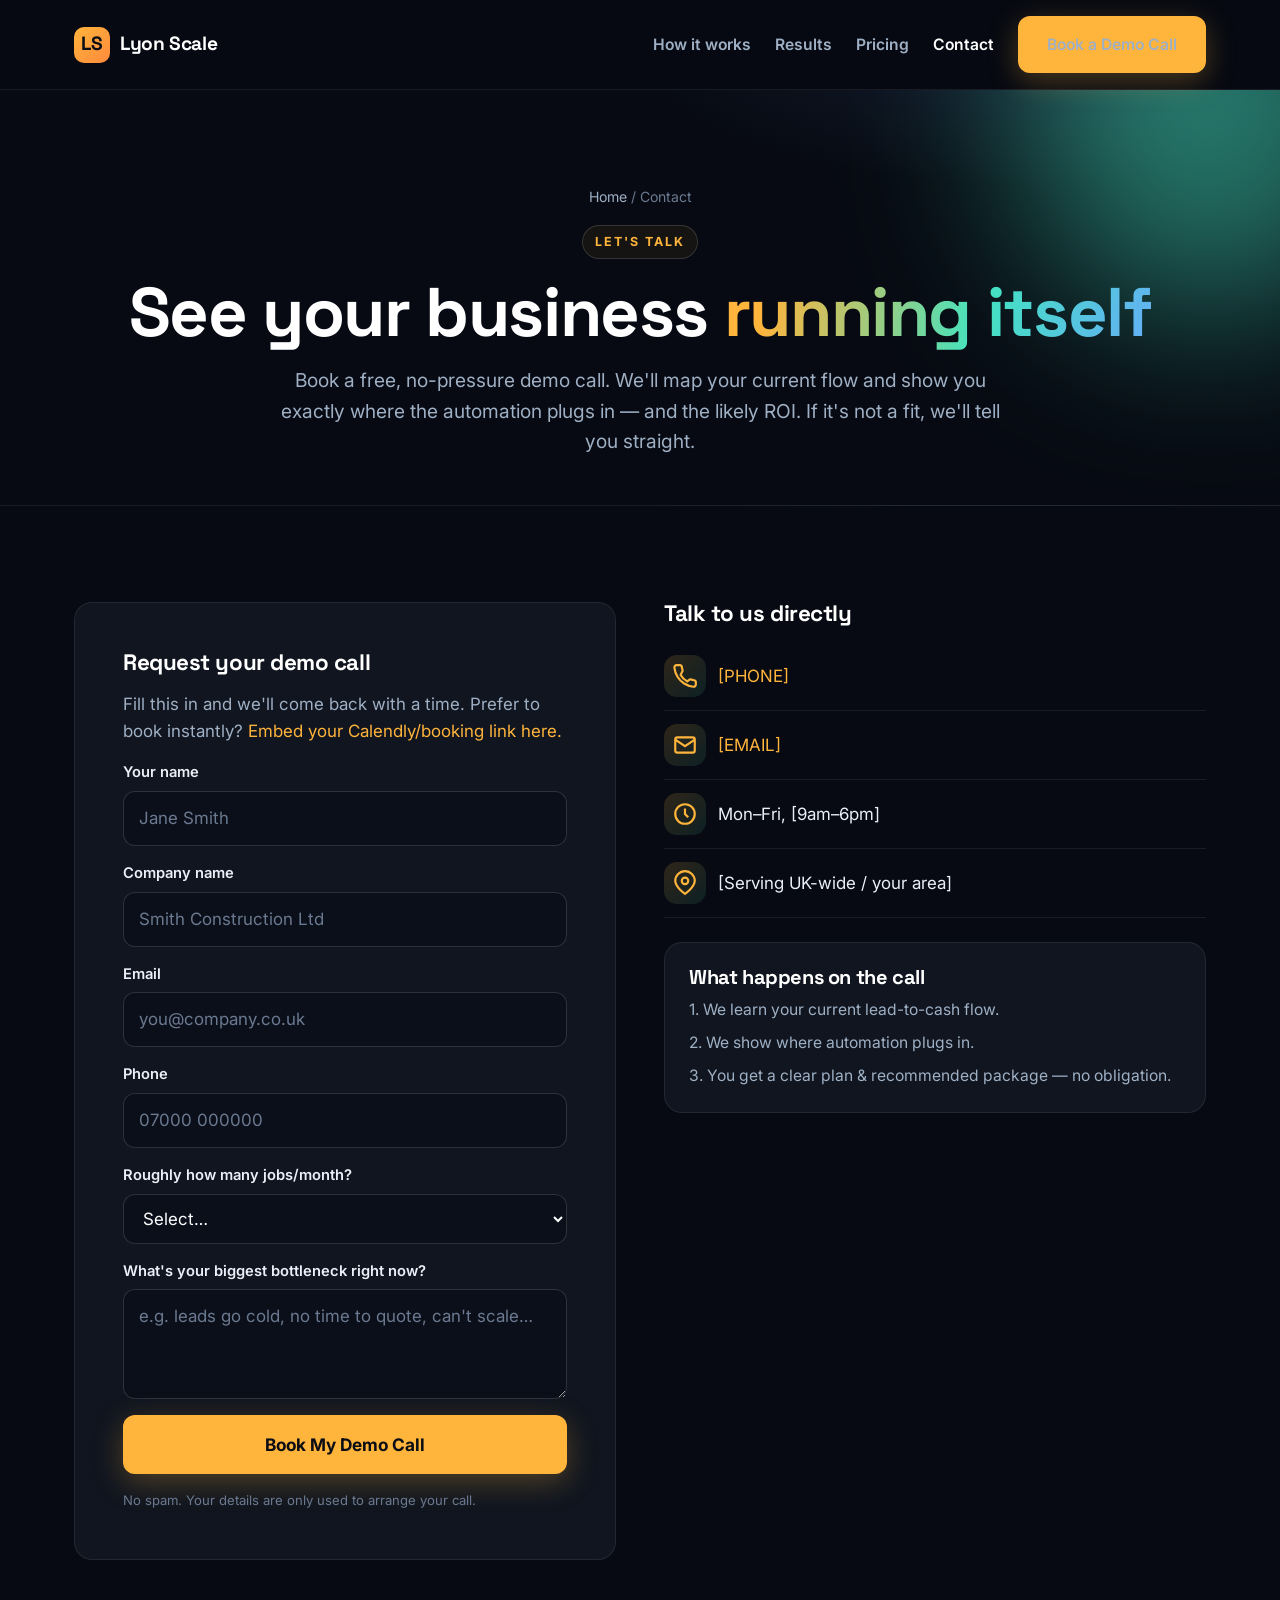
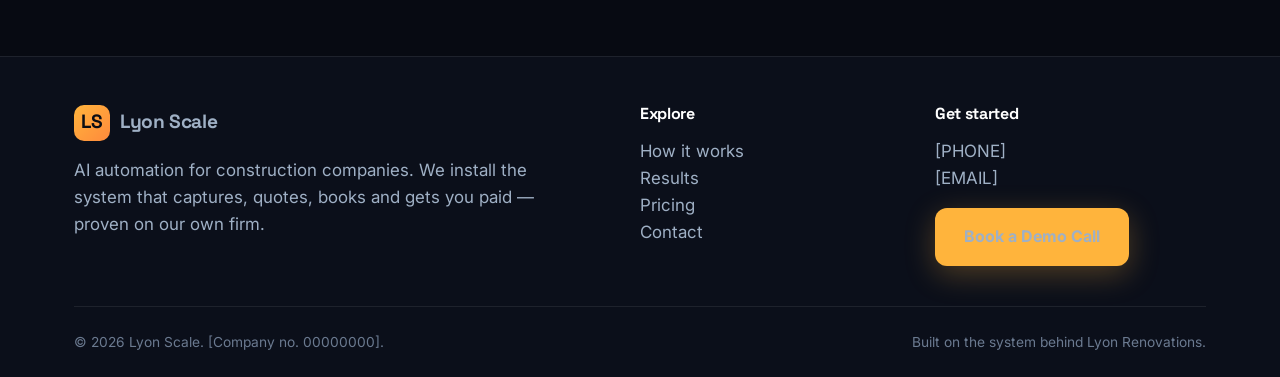
<file: docs/contact.html>
<!DOCTYPE html>
<html lang="en">
<head>
  <meta charset="UTF-8">
  <meta name="viewport" content="width=device-width, initial-scale=1">
  <title>Book a Demo Call | Lyon Scale</title>
  <meta name="description" content="Book a free demo call with Lyon Scale. We'll show you exactly how the AI system would capture leads, send quotes, book jobs and get you paid — automatically.">
  <meta property="og:title" content="Book a Free Demo Call | Lyon Scale">
  <meta property="og:type" content="website">
  <link rel="preconnect" href="https://fonts.googleapis.com">
  <link rel="preconnect" href="https://fonts.gstatic.com" crossorigin>
  <link href="https://fonts.googleapis.com/css2?family=Inter:wght@400;500;600;700;800&family=Space+Grotesk:wght@500;600;700&display=swap" rel="stylesheet">
  <link rel="stylesheet" href="styles.css">
</head>
<body>
<a class="skip" href="#main">Skip to content</a>

<header class="site-header">
  <nav class="nav" aria-label="Primary">
    <a class="brand" href="index.html"><span class="brand__mark">LS</span> Lyon&nbsp;Scale</a>
    <button class="nav__toggle" aria-label="Open menu" aria-expanded="false"><span></span><span></span><span></span></button>
    <ul class="nav__links">
      <li><a href="how-it-works.html">How it works</a></li>
      <li><a href="results.html">Results</a></li>
      <li><a href="pricing.html">Pricing</a></li>
      <li><a href="contact.html" class="is-active">Contact</a></li>
      <li><a class="btn btn--primary" href="#book">Book a Demo Call</a></li>
    </ul>
  </nav>
</header>

<main id="main">
  <section class="page-hero center">
    <div class="glow glow--teal" style="width:380px;height:380px;top:-160px;right:-120px;"></div>
    <div class="container">
      <p class="breadcrumb"><a href="index.html">Home</a> / Contact</p>
      <span class="eyebrow">Let's talk</span>
      <h1>See your business <span class="grad">running itself</span></h1>
      <p class="lead">Book a free, no-pressure demo call. We'll map your current flow and show you exactly where the automation plugs in — and the likely ROI. If it's not a fit, we'll tell you straight.</p>
    </div>
  </section>

  <section class="section" id="book">
    <div class="container">
      <div class="contact-grid">

        <div class="panel">
          <h2 style="font-size:1.4rem">Request your demo call</h2>
          <p>Fill this in and we'll come back with a time. Prefer to book instantly? <a href="#">Embed your Calendly/booking link here.</a></p>
          <form class="form" data-demo>
            <div class="field"><label for="name">Your name</label><input id="name" name="name" required placeholder="Jane Smith"></div>
            <div class="field"><label for="company">Company name</label><input id="company" name="company" required placeholder="Smith Construction Ltd"></div>
            <div class="field"><label for="email">Email</label><input id="email" type="email" name="email" required placeholder="you@company.co.uk"></div>
            <div class="field"><label for="phone">Phone</label><input id="phone" type="tel" name="phone" required placeholder="07000 000000"></div>
            <div class="field"><label for="size">Roughly how many jobs/month?</label>
              <select id="size" name="size">
                <option value="">Select…</option>
                <option>Under 10</option><option>10–30</option><option>30–80</option><option>80+</option>
              </select>
            </div>
            <div class="field"><label for="msg">What's your biggest bottleneck right now?</label><textarea id="msg" name="message" rows="3" placeholder="e.g. leads go cold, no time to quote, can't scale…"></textarea></div>
            <button class="btn btn--primary btn--lg btn--block" type="submit">Book My Demo Call</button>
            <p class="form-note" hidden></p>
            <p style="color:var(--faint);font-size:.82rem;margin:0">No spam. Your details are only used to arrange your call.</p>
          </form>
        </div>

        <div>
          <h2 style="font-size:1.4rem">Talk to us directly</h2>
          <ul class="info-list">
            <li><span class="icon"><svg viewBox="0 0 24 24" fill="none" stroke="currentColor" stroke-width="2"><path d="M22 16.9v3a2 2 0 01-2.2 2 19.8 19.8 0 01-8.6-3 19.5 19.5 0 01-6-6 19.8 19.8 0 01-3-8.6A2 2 0 014.1 2h3a2 2 0 012 1.7c.1.9.3 1.8.6 2.6a2 2 0 01-.5 2.1L8 11a16 16 0 006 6l1.6-1.2a2 2 0 012.1-.5c.8.3 1.7.5 2.6.6a2 2 0 011.7 2z"/></svg></span> <a href="tel:[PHONE]">[PHONE]</a></li>
            <li><span class="icon"><svg viewBox="0 0 24 24" fill="none" stroke="currentColor" stroke-width="2"><rect x="3" y="5" width="18" height="14" rx="2"/><path d="M3 7l9 6 9-6"/></svg></span> <a href="mailto:[EMAIL]">[EMAIL]</a></li>
            <li><span class="icon"><svg viewBox="0 0 24 24" fill="none" stroke="currentColor" stroke-width="2"><circle cx="12" cy="12" r="9"/><path d="M12 7v5l3 3"/></svg></span> Mon–Fri, [9am–6pm]</li>
            <li><span class="icon"><svg viewBox="0 0 24 24" fill="none" stroke="currentColor" stroke-width="2"><path d="M21 10c0 6-9 12-9 12s-9-6-9-12a9 9 0 1118 0z"/><circle cx="12" cy="10" r="3"/></svg></span> [Serving UK-wide / your area]</li>
          </ul>
          <div class="card" style="margin-top:var(--s4)">
            <h3>What happens on the call</h3>
            <p style="margin-bottom:8px">1. We learn your current lead-to-cash flow.</p>
            <p style="margin-bottom:8px">2. We show where automation plugs in.</p>
            <p style="margin-bottom:0">3. You get a clear plan &amp; recommended package — no obligation.</p>
          </div>
        </div>

      </div>
    </div>
  </section>
</main>

<footer class="site-footer">
  <div class="container">
    <div class="footer-grid">
      <div>
        <a class="brand" href="index.html"><span class="brand__mark">LS</span> Lyon&nbsp;Scale</a>
        <p style="margin-top:var(--s3); max-width:44ch">AI automation for construction companies. We install the system that captures, quotes, books and gets you paid — proven on our own firm.</p>
      </div>
      <div><h4>Explore</h4><p><a href="how-it-works.html">How it works</a><br><a href="results.html">Results</a><br><a href="pricing.html">Pricing</a><br><a href="contact.html">Contact</a></p></div>
      <div><h4>Get started</h4><p><a href="tel:[PHONE]">[PHONE]</a><br><a href="mailto:[EMAIL]">[EMAIL]</a></p><p><a class="btn btn--primary" href="#book">Book a Demo Call</a></p></div>
    </div>
    <div class="footer-bottom">
      <span>© <span id="year"></span> Lyon Scale. [Company no. 00000000].</span>
      <span>Built on the system behind Lyon Renovations.</span>
    </div>
  </div>
</footer>
<script src="script.js"></script>
<script>document.getElementById('year').textContent = new Date().getFullYear();</script>
</body>
</html>
</file>
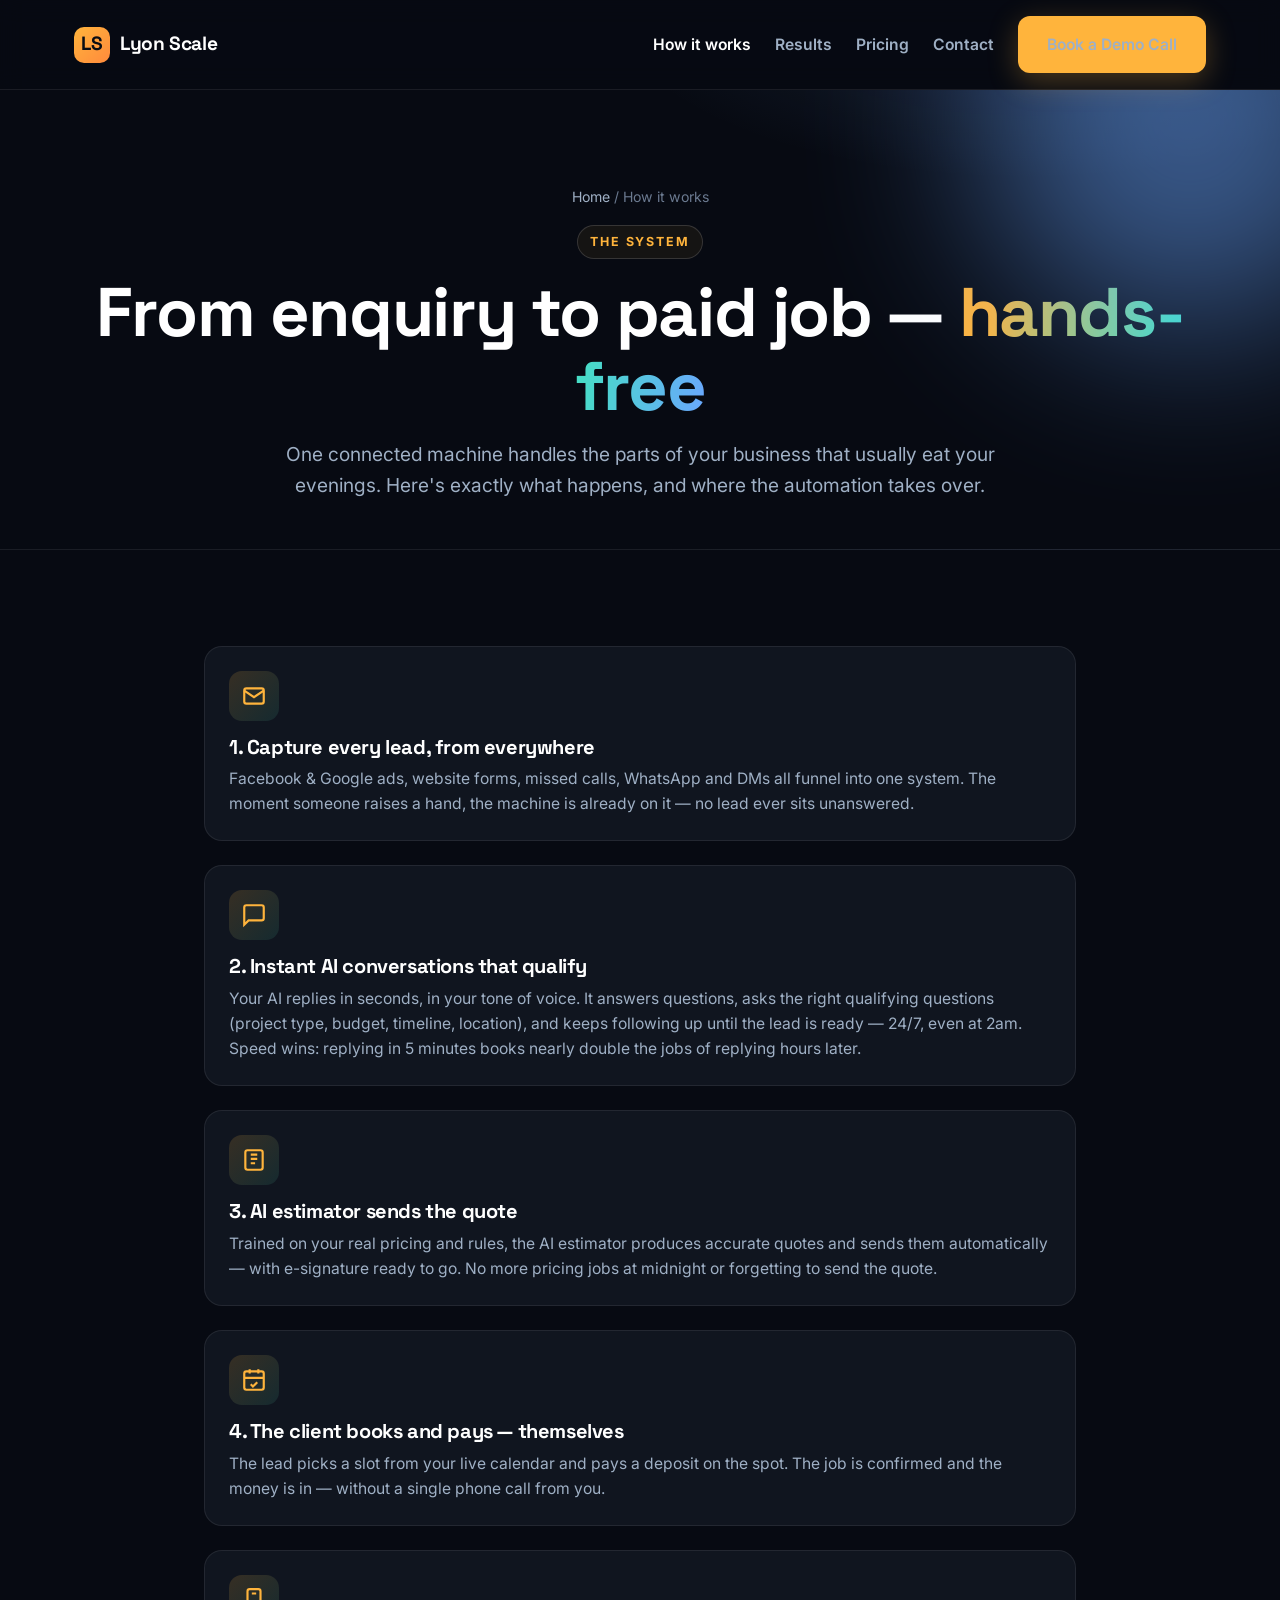
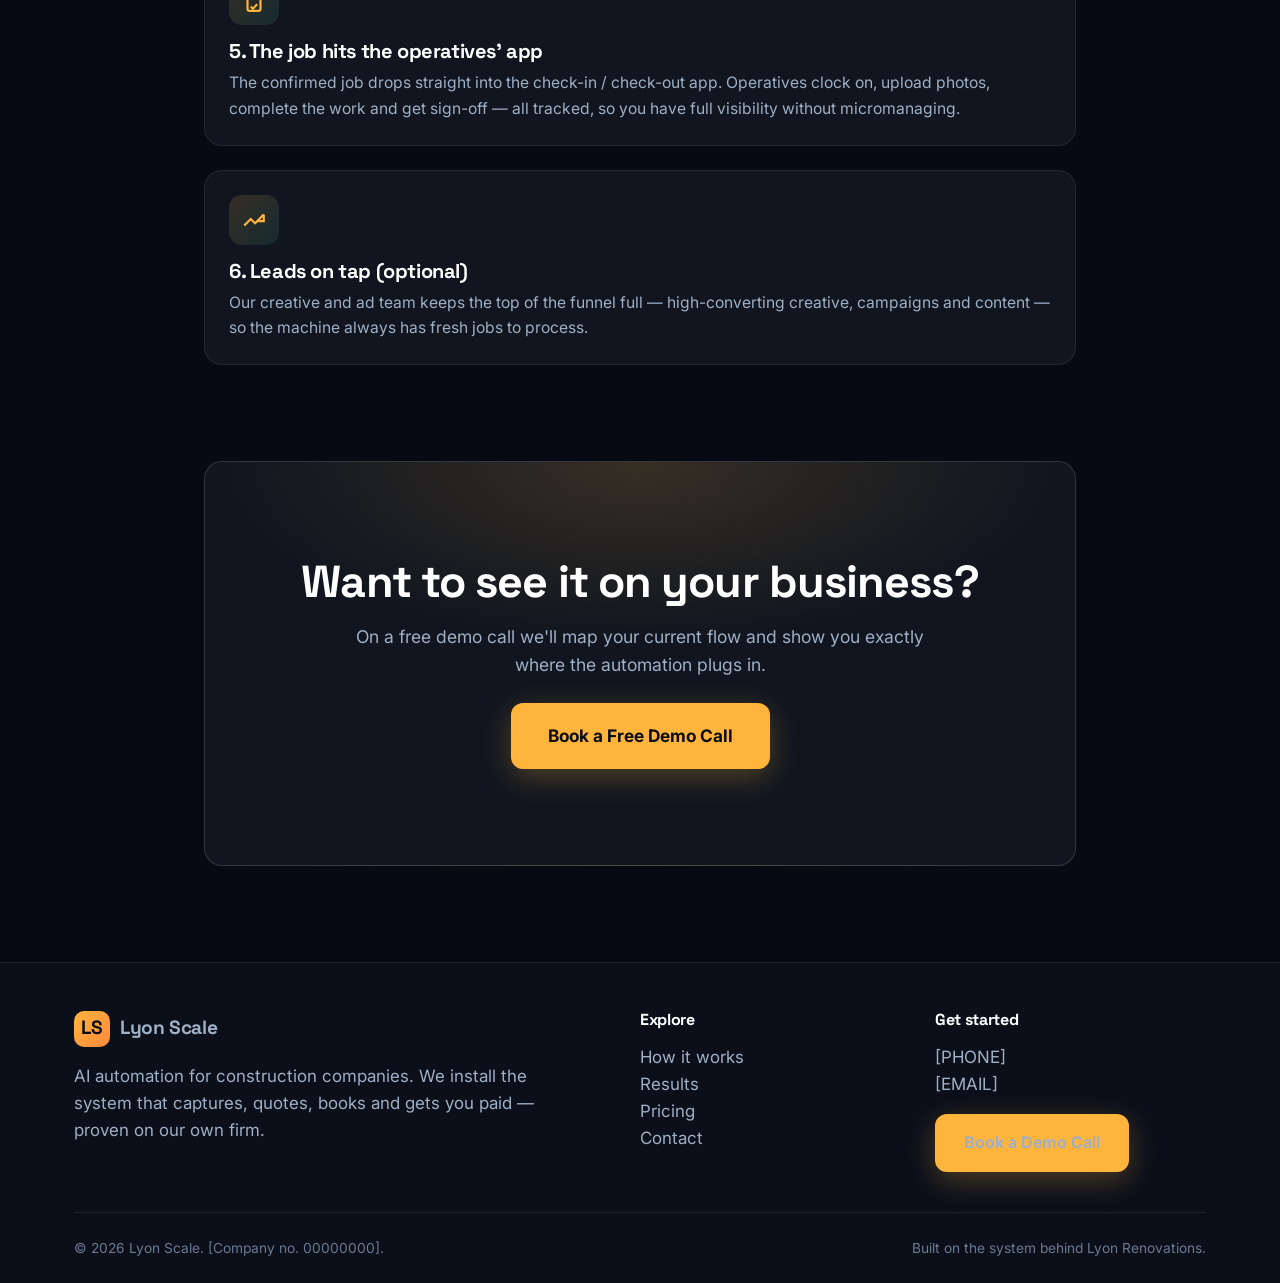
<file: docs/how-it-works.html>
<!DOCTYPE html>
<html lang="en">
<head>
  <meta charset="UTF-8">
  <meta name="viewport" content="width=device-width, initial-scale=1">
  <title>How It Works | Lyon Scale — The Automated Construction Business</title>
  <meta name="description" content="See the Lyon Scale system step by step: lead capture, instant AI conversations, AI estimating, self-booking and payments, and an operative check-in/out app. The same system that runs Lyon Renovations.">
  <meta property="og:title" content="How Lyon Scale Works — Your Construction Business on Autopilot">
  <meta property="og:type" content="website">
  <link rel="preconnect" href="https://fonts.googleapis.com">
  <link rel="preconnect" href="https://fonts.gstatic.com" crossorigin>
  <link href="https://fonts.googleapis.com/css2?family=Inter:wght@400;500;600;700;800&family=Space+Grotesk:wght@500;600;700&display=swap" rel="stylesheet">
  <link rel="stylesheet" href="styles.css">
</head>
<body>
<a class="skip" href="#main">Skip to content</a>

<header class="site-header">
  <nav class="nav" aria-label="Primary">
    <a class="brand" href="index.html"><span class="brand__mark">LS</span> Lyon&nbsp;Scale</a>
    <button class="nav__toggle" aria-label="Open menu" aria-expanded="false"><span></span><span></span><span></span></button>
    <ul class="nav__links">
      <li><a href="how-it-works.html" class="is-active">How it works</a></li>
      <li><a href="results.html">Results</a></li>
      <li><a href="pricing.html">Pricing</a></li>
      <li><a href="contact.html">Contact</a></li>
      <li><a class="btn btn--primary" href="contact.html">Book a Demo Call</a></li>
    </ul>
  </nav>
</header>

<main id="main">
  <section class="page-hero center">
    <div class="glow glow--blue" style="width:420px;height:420px;top:-180px;right:-120px;"></div>
    <div class="container">
      <p class="breadcrumb"><a href="index.html">Home</a> / How it works</p>
      <span class="eyebrow">The system</span>
      <h1>From enquiry to paid job — <span class="grad">hands-free</span></h1>
      <p class="lead">One connected machine handles the parts of your business that usually eat your evenings. Here's exactly what happens, and where the automation takes over.</p>
    </div>
  </section>

  <section class="section">
    <div class="container" style="max-width:920px">

      <div class="card" style="margin-bottom:var(--s4)"><div class="icon"><svg viewBox="0 0 24 24" fill="none" stroke="currentColor" stroke-width="2"><path d="M3 7l9 6 9-6"/><rect x="3" y="5" width="18" height="14" rx="2"/></svg></div>
        <h3>1. Capture every lead, from everywhere</h3>
        <p>Facebook &amp; Google ads, website forms, missed calls, WhatsApp and DMs all funnel into one system. The moment someone raises a hand, the machine is already on it — no lead ever sits unanswered.</p>
      </div>

      <div class="card" style="margin-bottom:var(--s4)"><div class="icon"><svg viewBox="0 0 24 24" fill="none" stroke="currentColor" stroke-width="2"><path d="M21 15a2 2 0 01-2 2H7l-4 4V5a2 2 0 012-2h14a2 2 0 012 2z"/></svg></div>
        <h3>2. Instant AI conversations that qualify</h3>
        <p>Your AI replies in seconds, in your tone of voice. It answers questions, asks the right qualifying questions (project type, budget, timeline, location), and keeps following up until the lead is ready — 24/7, even at 2am. Speed wins: replying in 5 minutes books nearly double the jobs of replying hours later.</p>
      </div>

      <div class="card" style="margin-bottom:var(--s4)"><div class="icon"><svg viewBox="0 0 24 24" fill="none" stroke="currentColor" stroke-width="2"><path d="M9 7h6M9 11h6M9 15h4"/><rect x="4" y="3" width="16" height="18" rx="2"/></svg></div>
        <h3>3. AI estimator sends the quote</h3>
        <p>Trained on your real pricing and rules, the AI estimator produces accurate quotes and sends them automatically — with e-signature ready to go. No more pricing jobs at midnight or forgetting to send the quote.</p>
      </div>

      <div class="card" style="margin-bottom:var(--s4)"><div class="icon"><svg viewBox="0 0 24 24" fill="none" stroke="currentColor" stroke-width="2"><rect x="3" y="4" width="18" height="17" rx="2"/><path d="M16 2v4M8 2v4M3 10h18M9 16l2 2 4-4"/></svg></div>
        <h3>4. The client books and pays — themselves</h3>
        <p>The lead picks a slot from your live calendar and pays a deposit on the spot. The job is confirmed and the money is in — without a single phone call from you.</p>
      </div>

      <div class="card" style="margin-bottom:var(--s4)"><div class="icon"><svg viewBox="0 0 24 24" fill="none" stroke="currentColor" stroke-width="2"><rect x="6" y="2" width="12" height="20" rx="2"/><path d="M10 6h4M9 18l2 2 4-4"/></svg></div>
        <h3>5. The job hits the operatives' app</h3>
        <p>The confirmed job drops straight into the check-in / check-out app. Operatives clock on, upload photos, complete the work and get sign-off — all tracked, so you have full visibility without micromanaging.</p>
      </div>

      <div class="card"><div class="icon"><svg viewBox="0 0 24 24" fill="none" stroke="currentColor" stroke-width="2"><path d="M3 17l6-6 4 4 8-8"/><path d="M21 7v6h-6"/></svg></div>
        <h3>6. Leads on tap (optional)</h3>
        <p>Our creative and ad team keeps the top of the funnel full — high-converting creative, campaigns and content — so the machine always has fresh jobs to process.</p>
      </div>

      <div class="cta-band" style="margin-top:var(--s6)">
        <h2>Want to see it on your business?</h2>
        <p>On a free demo call we'll map your current flow and show you exactly where the automation plugs in.</p>
        <a class="btn btn--primary btn--lg" href="contact.html">Book a Free Demo Call</a>
      </div>
    </div>
  </section>
</main>

<footer class="site-footer">
  <div class="container">
    <div class="footer-grid">
      <div>
        <a class="brand" href="index.html"><span class="brand__mark">LS</span> Lyon&nbsp;Scale</a>
        <p style="margin-top:var(--s3); max-width:44ch">AI automation for construction companies. We install the system that captures, quotes, books and gets you paid — proven on our own firm.</p>
      </div>
      <div><h4>Explore</h4><p><a href="how-it-works.html">How it works</a><br><a href="results.html">Results</a><br><a href="pricing.html">Pricing</a><br><a href="contact.html">Contact</a></p></div>
      <div><h4>Get started</h4><p><a href="tel:[PHONE]">[PHONE]</a><br><a href="mailto:[EMAIL]">[EMAIL]</a></p><p><a class="btn btn--primary" href="contact.html">Book a Demo Call</a></p></div>
    </div>
    <div class="footer-bottom">
      <span>© <span id="year"></span> Lyon Scale. [Company no. 00000000].</span>
      <span>Built on the system behind Lyon Renovations.</span>
    </div>
  </div>
</footer>
<script src="script.js"></script>
<script>document.getElementById('year').textContent = new Date().getFullYear();</script>
</body>
</html>
</file>
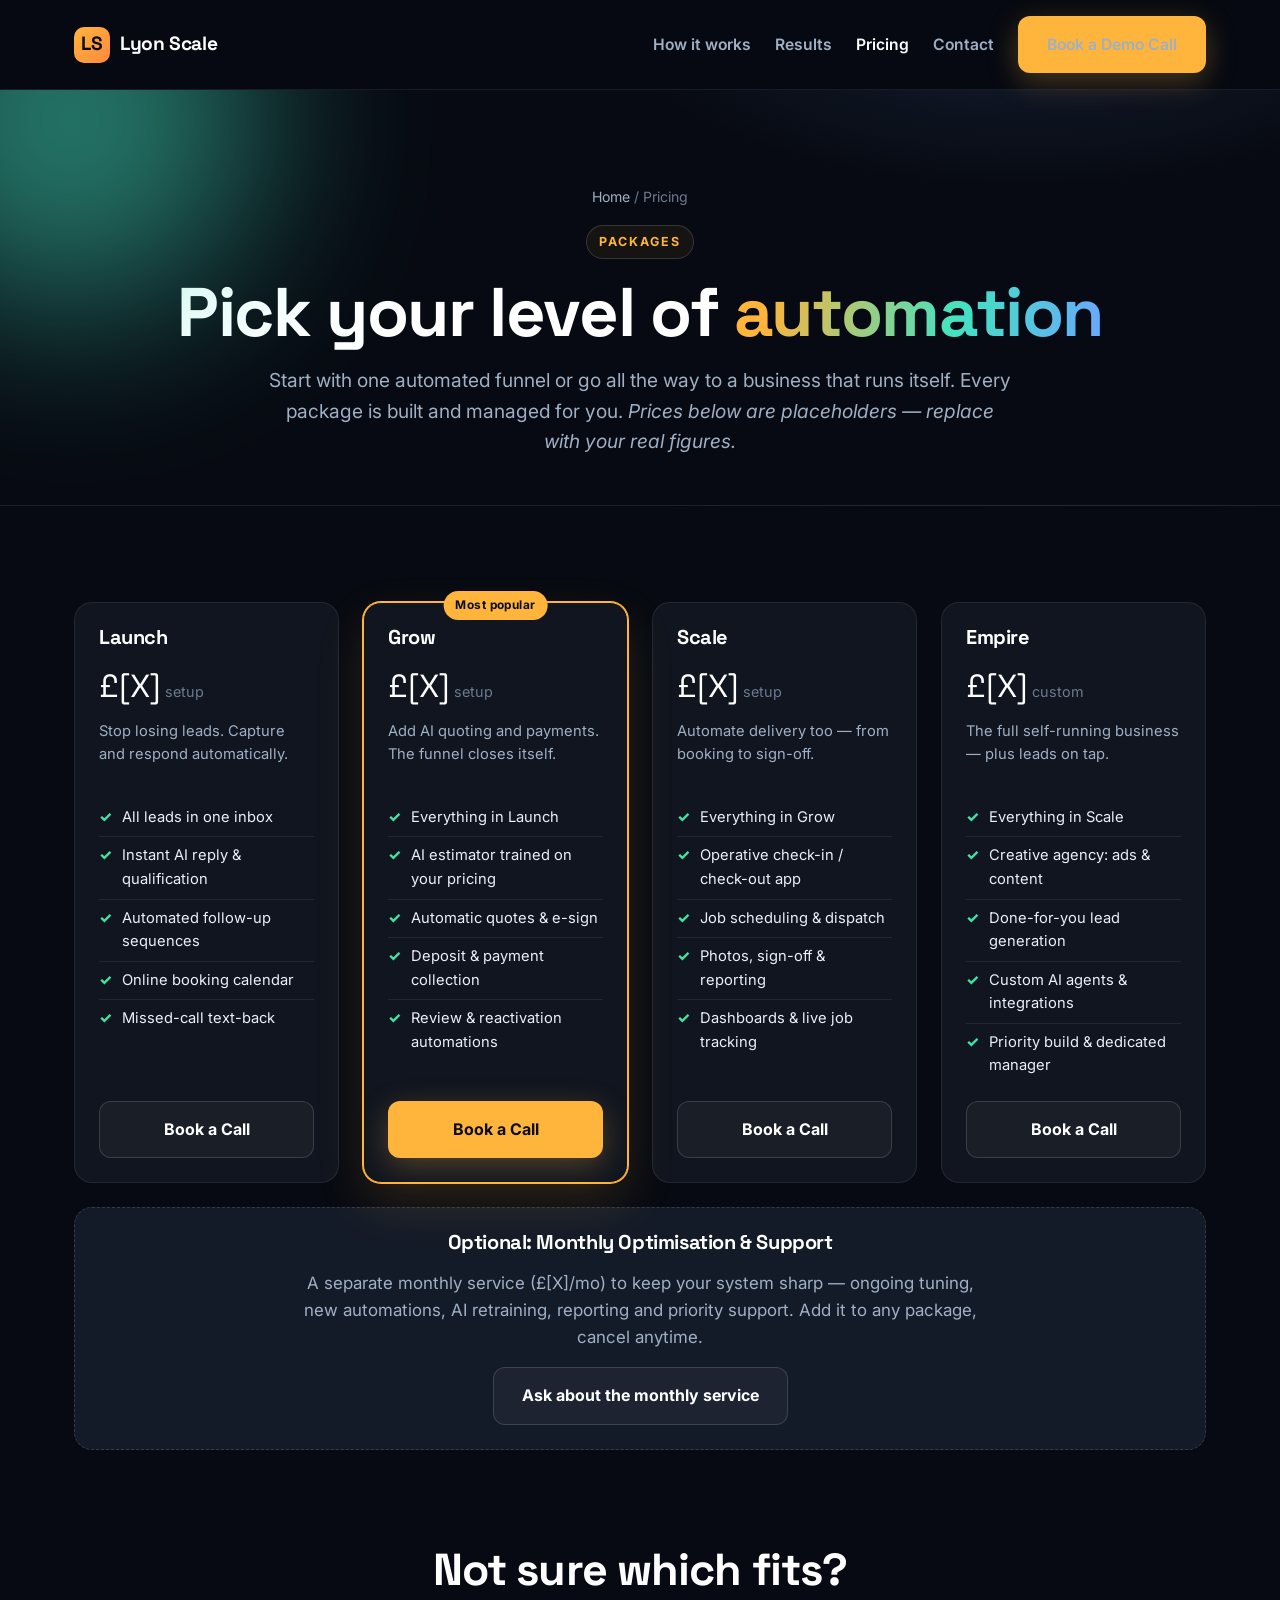
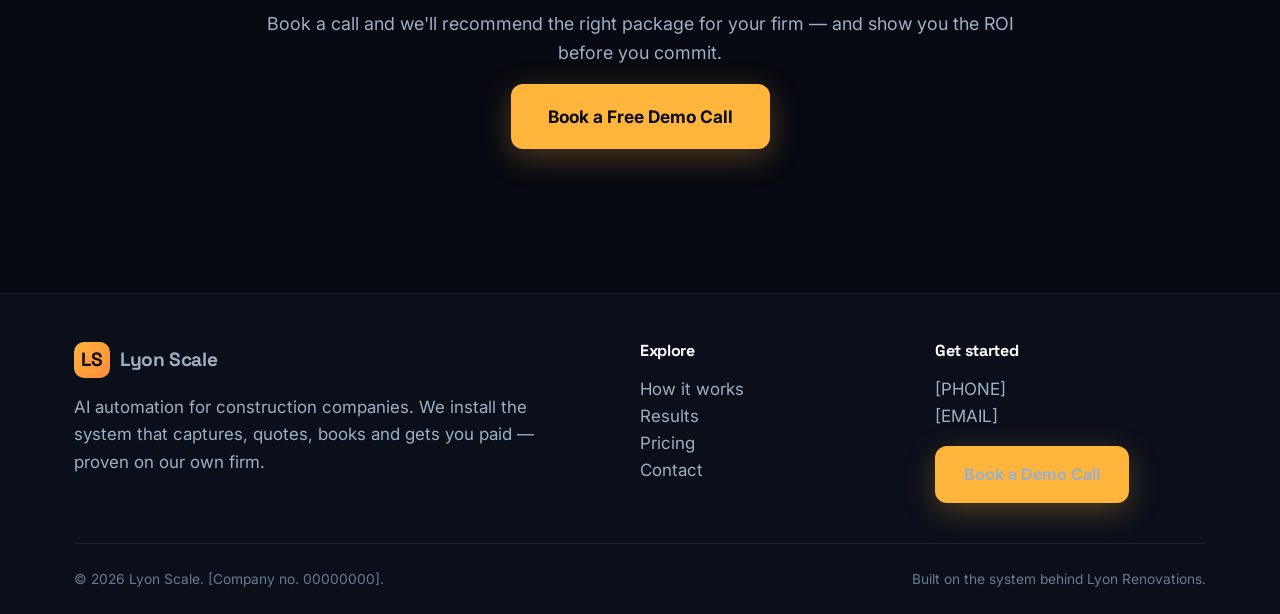
<file: docs/pricing.html>
<!DOCTYPE html>
<html lang="en">
<head>
  <meta charset="UTF-8">
  <meta name="viewport" content="width=device-width, initial-scale=1">
  <title>Pricing | Lyon Scale — AI Automation Packages for Construction</title>
  <meta name="description" content="Four automation packages for construction companies, from a single automated funnel to a fully self-running business. Plus an optional monthly optimisation service. Book a call for a tailored quote.">
  <meta property="og:title" content="Lyon Scale Pricing — AI Automation Packages">
  <meta property="og:type" content="website">
  <link rel="preconnect" href="https://fonts.googleapis.com">
  <link rel="preconnect" href="https://fonts.gstatic.com" crossorigin>
  <link href="https://fonts.googleapis.com/css2?family=Inter:wght@400;500;600;700;800&family=Space+Grotesk:wght@500;600;700&display=swap" rel="stylesheet">
  <link rel="stylesheet" href="styles.css">
</head>
<body>
<a class="skip" href="#main">Skip to content</a>

<header class="site-header">
  <nav class="nav" aria-label="Primary">
    <a class="brand" href="index.html"><span class="brand__mark">LS</span> Lyon&nbsp;Scale</a>
    <button class="nav__toggle" aria-label="Open menu" aria-expanded="false"><span></span><span></span><span></span></button>
    <ul class="nav__links">
      <li><a href="how-it-works.html">How it works</a></li>
      <li><a href="results.html">Results</a></li>
      <li><a href="pricing.html" class="is-active">Pricing</a></li>
      <li><a href="contact.html">Contact</a></li>
      <li><a class="btn btn--primary" href="contact.html">Book a Demo Call</a></li>
    </ul>
  </nav>
</header>

<main id="main">
  <section class="page-hero center">
    <div class="glow glow--teal" style="width:380px;height:380px;top:-160px;left:-120px;"></div>
    <div class="container">
      <p class="breadcrumb"><a href="index.html">Home</a> / Pricing</p>
      <span class="eyebrow">Packages</span>
      <h1>Pick your level of <span class="grad">automation</span></h1>
      <p class="lead">Start with one automated funnel or go all the way to a business that runs itself. Every package is built and managed for you. <em>Prices below are placeholders — replace with your real figures.</em></p>
    </div>
  </section>

  <section class="section">
    <div class="container">
      <div class="tiers">

        <article class="tier">
          <h3>Launch</h3>
          <div class="price">£[X]<small> setup</small></div>
          <p class="desc">Stop losing leads. Capture and respond automatically.</p>
          <ul>
            <li><span class="c">✓</span> All leads in one inbox</li>
            <li><span class="c">✓</span> Instant AI reply &amp; qualification</li>
            <li><span class="c">✓</span> Automated follow-up sequences</li>
            <li><span class="c">✓</span> Online booking calendar</li>
            <li><span class="c">✓</span> Missed-call text-back</li>
          </ul>
          <a class="btn btn--ghost btn--block" href="contact.html">Book a Call</a>
        </article>

        <article class="tier tier--featured">
          <span class="tier__badge">Most popular</span>
          <h3>Grow</h3>
          <div class="price">£[X]<small> setup</small></div>
          <p class="desc">Add AI quoting and payments. The funnel closes itself.</p>
          <ul>
            <li><span class="c">✓</span> Everything in Launch</li>
            <li><span class="c">✓</span> AI estimator trained on your pricing</li>
            <li><span class="c">✓</span> Automatic quotes &amp; e-sign</li>
            <li><span class="c">✓</span> Deposit &amp; payment collection</li>
            <li><span class="c">✓</span> Review &amp; reactivation automations</li>
          </ul>
          <a class="btn btn--primary btn--block" href="contact.html">Book a Call</a>
        </article>

        <article class="tier">
          <h3>Scale</h3>
          <div class="price">£[X]<small> setup</small></div>
          <p class="desc">Automate delivery too — from booking to sign-off.</p>
          <ul>
            <li><span class="c">✓</span> Everything in Grow</li>
            <li><span class="c">✓</span> Operative check-in / check-out app</li>
            <li><span class="c">✓</span> Job scheduling &amp; dispatch</li>
            <li><span class="c">✓</span> Photos, sign-off &amp; reporting</li>
            <li><span class="c">✓</span> Dashboards &amp; live job tracking</li>
          </ul>
          <a class="btn btn--ghost btn--block" href="contact.html">Book a Call</a>
        </article>

        <article class="tier">
          <h3>Empire</h3>
          <div class="price">£[X]<small> custom</small></div>
          <p class="desc">The full self-running business — plus leads on tap.</p>
          <ul>
            <li><span class="c">✓</span> Everything in Scale</li>
            <li><span class="c">✓</span> Creative agency: ads &amp; content</li>
            <li><span class="c">✓</span> Done-for-you lead generation</li>
            <li><span class="c">✓</span> Custom AI agents &amp; integrations</li>
            <li><span class="c">✓</span> Priority build &amp; dedicated manager</li>
          </ul>
          <a class="btn btn--ghost btn--block" href="contact.html">Book a Call</a>
        </article>

      </div>

      <div class="addon">
        <h3>Optional: Monthly Optimisation &amp; Support</h3>
        <p style="max-width:680px;margin:0 auto var(--s3)">A separate monthly service (£[X]/mo) to keep your system sharp — ongoing tuning, new automations, AI retraining, reporting and priority support. Add it to any package, cancel anytime.</p>
        <a class="btn btn--ghost" href="contact.html">Ask about the monthly service</a>
      </div>

      <div class="section__head" style="margin-top:var(--s6)">
        <h2>Not sure which fits?</h2>
        <p>Book a call and we'll recommend the right package for your firm — and show you the ROI before you commit.</p>
        <a class="btn btn--primary btn--lg" href="contact.html">Book a Free Demo Call</a>
      </div>
    </div>
  </section>
</main>

<footer class="site-footer">
  <div class="container">
    <div class="footer-grid">
      <div>
        <a class="brand" href="index.html"><span class="brand__mark">LS</span> Lyon&nbsp;Scale</a>
        <p style="margin-top:var(--s3); max-width:44ch">AI automation for construction companies. We install the system that captures, quotes, books and gets you paid — proven on our own firm.</p>
      </div>
      <div><h4>Explore</h4><p><a href="how-it-works.html">How it works</a><br><a href="results.html">Results</a><br><a href="pricing.html">Pricing</a><br><a href="contact.html">Contact</a></p></div>
      <div><h4>Get started</h4><p><a href="tel:[PHONE]">[PHONE]</a><br><a href="mailto:[EMAIL]">[EMAIL]</a></p><p><a class="btn btn--primary" href="contact.html">Book a Demo Call</a></p></div>
    </div>
    <div class="footer-bottom">
      <span>© <span id="year"></span> Lyon Scale. [Company no. 00000000].</span>
      <span>Built on the system behind Lyon Renovations.</span>
    </div>
  </div>
</footer>
<script src="script.js"></script>
<script>document.getElementById('year').textContent = new Date().getFullYear();</script>
</body>
</html>
</file>
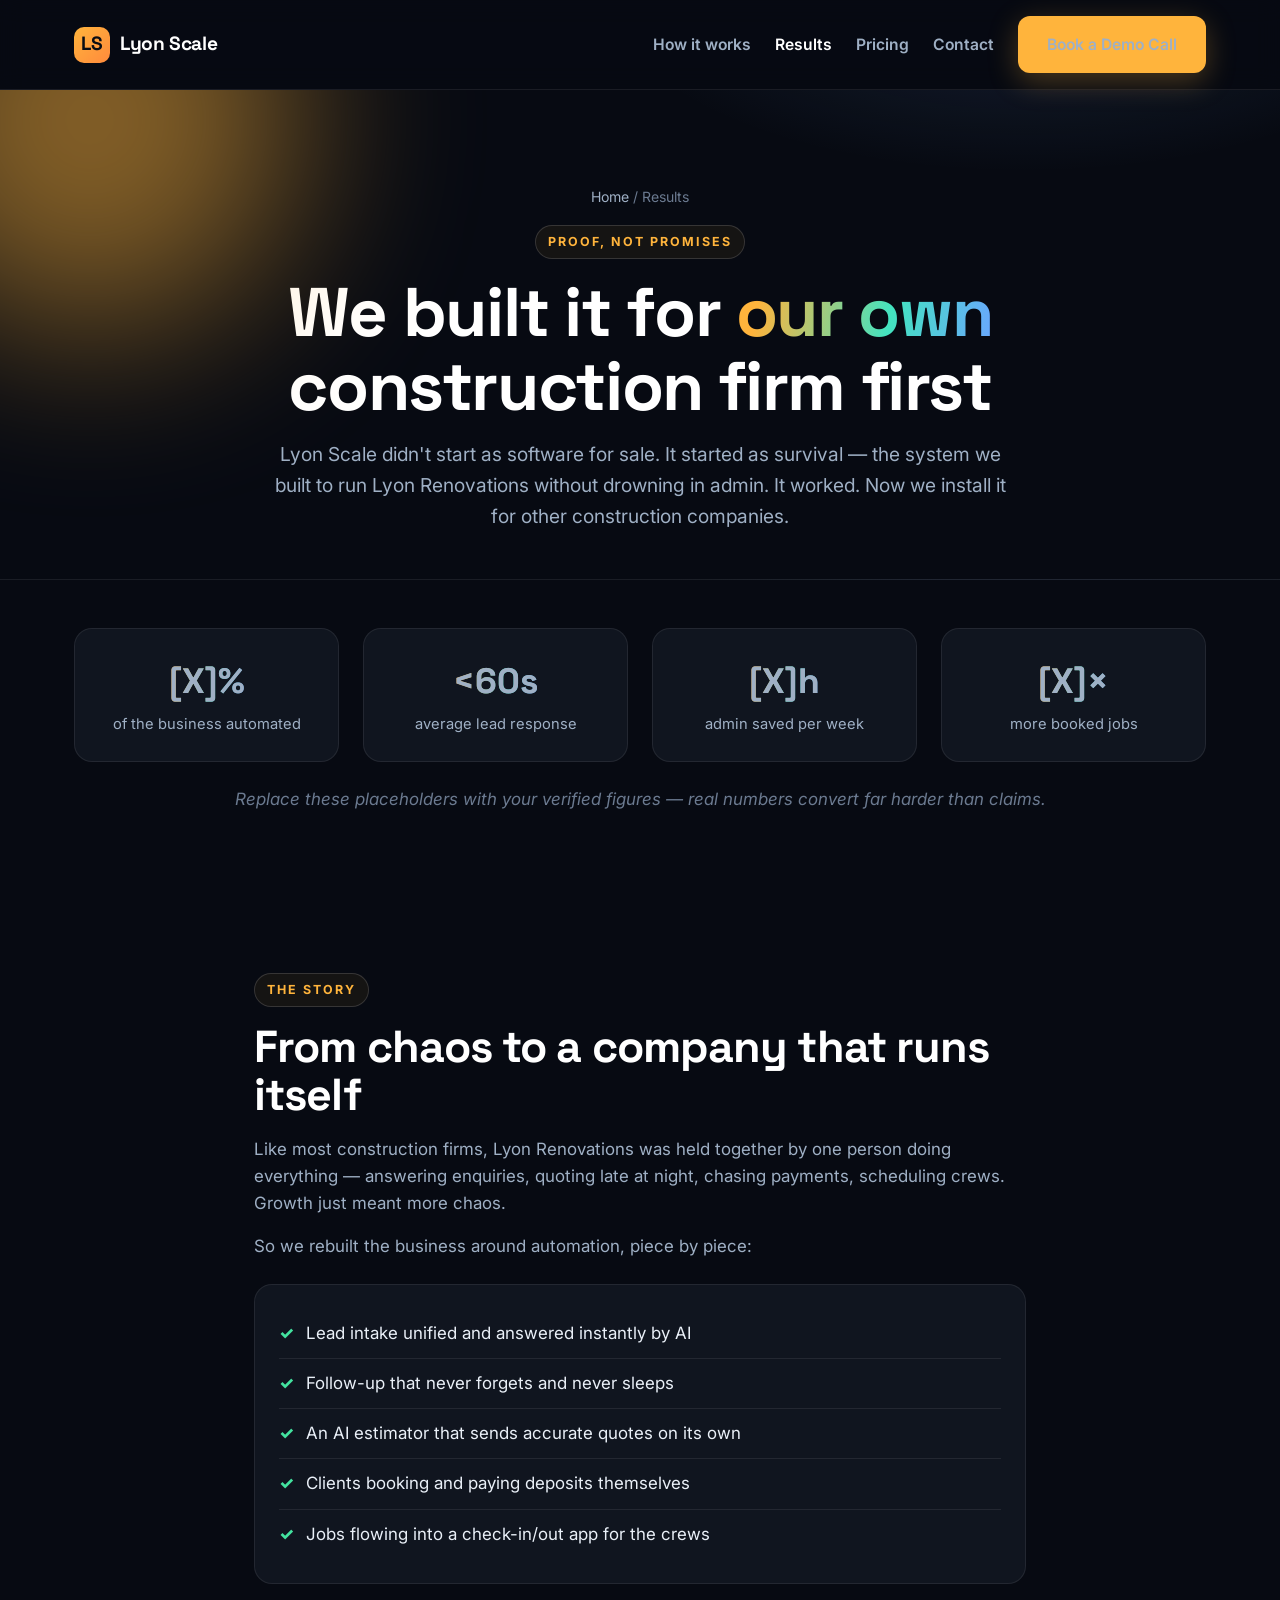
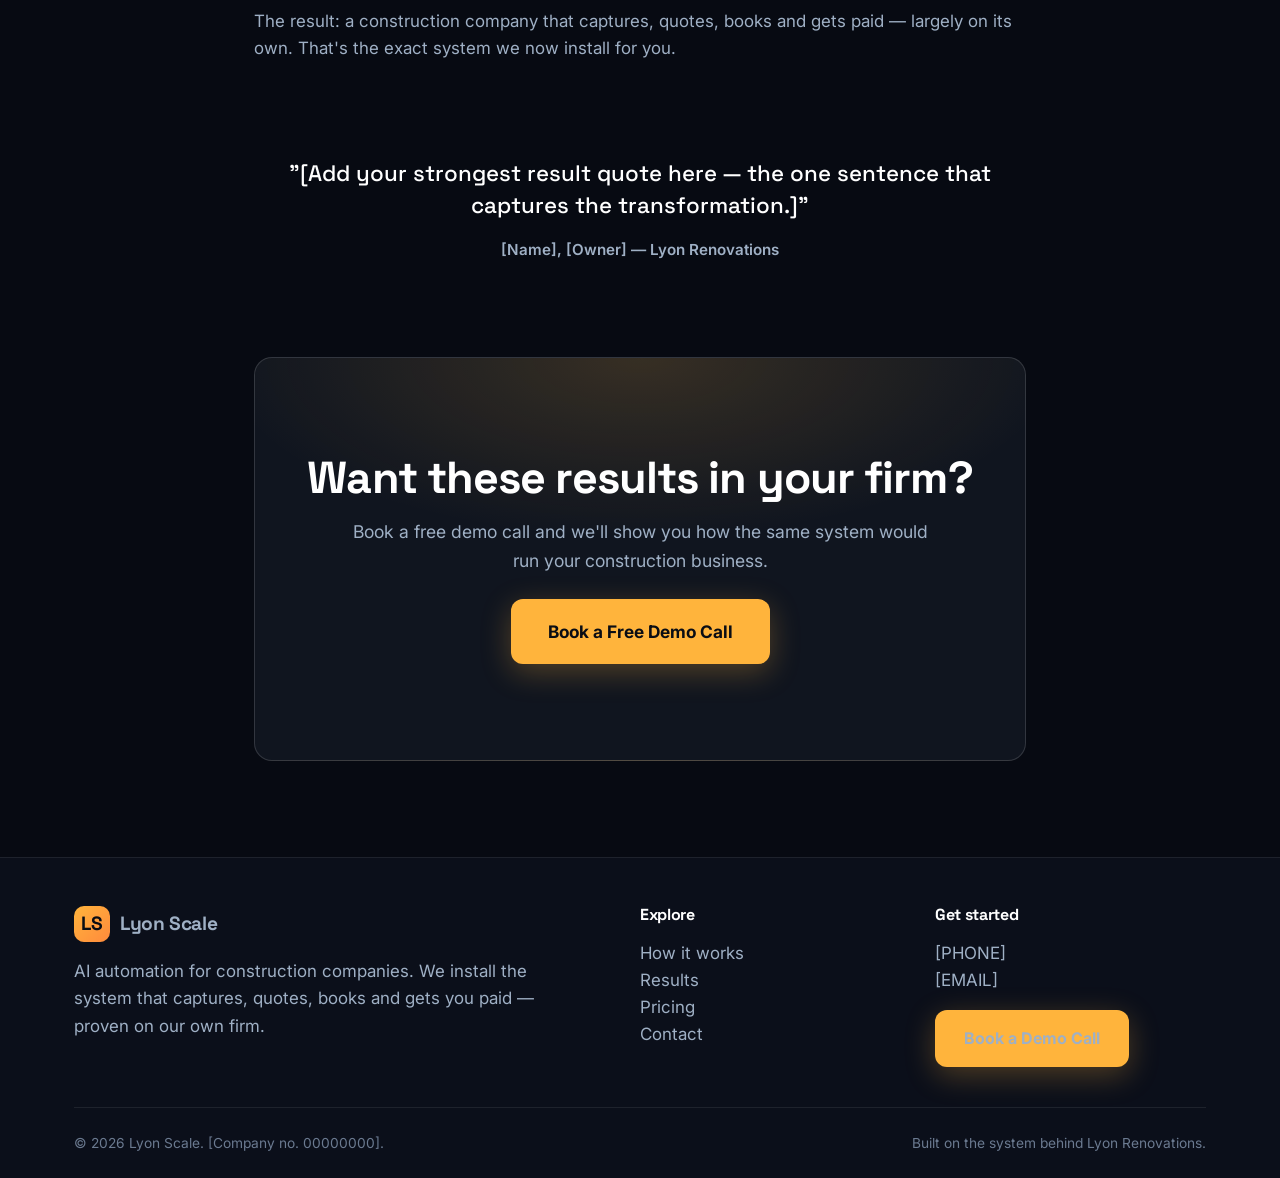
<file: docs/results.html>
<!DOCTYPE html>
<html lang="en">
<head>
  <meta charset="UTF-8">
  <meta name="viewport" content="width=device-width, initial-scale=1">
  <title>Results | Lyon Scale — Proven on Our Own Construction Firm</title>
  <meta name="description" content="Lyon Scale was built and proven running Lyon Renovations, our own construction company — automated from lead intake to payment to job execution. See the story and the numbers.">
  <meta property="og:title" content="Lyon Scale Results — Built on Lyon Renovations">
  <meta property="og:type" content="website">
  <link rel="preconnect" href="https://fonts.googleapis.com">
  <link rel="preconnect" href="https://fonts.gstatic.com" crossorigin>
  <link href="https://fonts.googleapis.com/css2?family=Inter:wght@400;500;600;700;800&family=Space+Grotesk:wght@500;600;700&display=swap" rel="stylesheet">
  <link rel="stylesheet" href="styles.css">
</head>
<body>
<a class="skip" href="#main">Skip to content</a>

<header class="site-header">
  <nav class="nav" aria-label="Primary">
    <a class="brand" href="index.html"><span class="brand__mark">LS</span> Lyon&nbsp;Scale</a>
    <button class="nav__toggle" aria-label="Open menu" aria-expanded="false"><span></span><span></span><span></span></button>
    <ul class="nav__links">
      <li><a href="how-it-works.html">How it works</a></li>
      <li><a href="results.html" class="is-active">Results</a></li>
      <li><a href="pricing.html">Pricing</a></li>
      <li><a href="contact.html">Contact</a></li>
      <li><a class="btn btn--primary" href="contact.html">Book a Demo Call</a></li>
    </ul>
  </nav>
</header>

<main id="main">
  <section class="page-hero center">
    <div class="glow glow--amber" style="width:420px;height:420px;top:-180px;left:-120px;"></div>
    <div class="container">
      <p class="breadcrumb"><a href="index.html">Home</a> / Results</p>
      <span class="eyebrow">Proof, not promises</span>
      <h1>We built it for <span class="grad">our own</span> construction firm first</h1>
      <p class="lead">Lyon Scale didn't start as software for sale. It started as survival — the system we built to run Lyon Renovations without drowning in admin. It worked. Now we install it for other construction companies.</p>
    </div>
  </section>

  <!-- STATS -->
  <section class="section section--tight">
    <div class="container">
      <div class="stats">
        <div class="stat"><b><span class="grad">[X]%</span></b><span>of the business automated</span></div>
        <div class="stat"><b><span class="grad">&lt;60s</span></b><span>average lead response</span></div>
        <div class="stat"><b><span class="grad">[X]h</span></b><span>admin saved per week</span></div>
        <div class="stat"><b><span class="grad">[X]×</span></b><span>more booked jobs</span></div>
      </div>
      <p class="center" style="color:var(--faint);margin-top:var(--s4)"><em>Replace these placeholders with your verified figures — real numbers convert far harder than claims.</em></p>
    </div>
  </section>

  <!-- STORY -->
  <section class="section">
    <div class="container" style="max-width:820px">
      <span class="eyebrow">The story</span>
      <h2>From chaos to a company that runs itself</h2>
      <p>Like most construction firms, Lyon Renovations was held together by one person doing everything — answering enquiries, quoting late at night, chasing payments, scheduling crews. Growth just meant more chaos.</p>
      <p>So we rebuilt the business around automation, piece by piece:</p>
      <div class="pain" style="margin:var(--s4) 0">
        <ul>
          <li><span style="color:var(--ok);font-weight:800;flex:0 0 auto">✓</span> Lead intake unified and answered instantly by AI</li>
          <li><span style="color:var(--ok);font-weight:800;flex:0 0 auto">✓</span> Follow-up that never forgets and never sleeps</li>
          <li><span style="color:var(--ok);font-weight:800;flex:0 0 auto">✓</span> An AI estimator that sends accurate quotes on its own</li>
          <li><span style="color:var(--ok);font-weight:800;flex:0 0 auto">✓</span> Clients booking and paying deposits themselves</li>
          <li><span style="color:var(--ok);font-weight:800;flex:0 0 auto">✓</span> Jobs flowing into a check-in/out app for the crews</li>
        </ul>
      </div>
      <p>The result: a construction company that captures, quotes, books and gets paid — largely on its own. That's the exact system we now install for you.</p>

      <div class="quote" style="margin:var(--s6) 0">
        <p>"[Add your strongest result quote here — the one sentence that captures the transformation.]"</p>
        <p class="who">[Name], [Owner] — Lyon Renovations</p>
      </div>

      <div class="cta-band">
        <h2>Want these results in your firm?</h2>
        <p>Book a free demo call and we'll show you how the same system would run your construction business.</p>
        <a class="btn btn--primary btn--lg" href="contact.html">Book a Free Demo Call</a>
      </div>
    </div>
  </section>
</main>

<footer class="site-footer">
  <div class="container">
    <div class="footer-grid">
      <div>
        <a class="brand" href="index.html"><span class="brand__mark">LS</span> Lyon&nbsp;Scale</a>
        <p style="margin-top:var(--s3); max-width:44ch">AI automation for construction companies. We install the system that captures, quotes, books and gets you paid — proven on our own firm.</p>
      </div>
      <div><h4>Explore</h4><p><a href="how-it-works.html">How it works</a><br><a href="results.html">Results</a><br><a href="pricing.html">Pricing</a><br><a href="contact.html">Contact</a></p></div>
      <div><h4>Get started</h4><p><a href="tel:[PHONE]">[PHONE]</a><br><a href="mailto:[EMAIL]">[EMAIL]</a></p><p><a class="btn btn--primary" href="contact.html">Book a Demo Call</a></p></div>
    </div>
    <div class="footer-bottom">
      <span>© <span id="year"></span> Lyon Scale. [Company no. 00000000].</span>
      <span>Built on the system behind Lyon Renovations.</span>
    </div>
  </div>
</footer>
<script src="script.js"></script>
<script>document.getElementById('year').textContent = new Date().getFullYear();</script>
</body>
</html>
</file>
<file: docs/styles.css>
/* ===========================================================
   Lyon Scale — AI automation for construction companies
   Dark tech premium. Static, dependency-free, responsive.
   =========================================================== */
:root {
  --bg: #070a12;
  --bg-2: #0b0f1a;
  --surface: #10151f;
  --surface-2: #141b28;
  --elevated: #171f2e;
  --text: #eaf0f8;
  --muted: #9fb0c5;
  --faint: #6b7a90;
  --line: rgba(255,255,255,.08);
  --line-2: rgba(255,255,255,.14);

  --accent: #ffb43c;          /* amber-gold (construction + energy) */
  --accent-ink: #0a0d14;
  --accent-2: #43e3c0;        /* AI teal glow */
  --accent-3: #6aa6ff;        /* AI blue glow */
  --danger: #ff6b6b;
  --ok: #43e3a0;

  --font: "Inter", system-ui, -apple-system, "Segoe UI", Roboto, Arial, sans-serif;
  --display: "Space Grotesk", var(--font);
  --fs-display: clamp(2.5rem, 6vw, 4.3rem);
  --fs-h2: clamp(1.8rem, 3.6vw, 2.8rem);
  --fs-h3: 1.25rem;
  --lh: 1.6;

  --s1:4px;--s2:8px;--s3:16px;--s4:24px;--s5:48px;--s6:96px;
  --radius: 18px;
  --radius-sm: 12px;
  --shadow: 0 24px 70px rgba(0,0,0,.45);
  --maxw: 1180px;
}

* { box-sizing: border-box; }
html { scroll-behavior: smooth; }
body {
  margin: 0; font-family: var(--font); color: var(--text);
  background: var(--bg); line-height: var(--lh); font-size: 1.06rem;
  -webkit-font-smoothing: antialiased; overflow-x: hidden;
}
h1,h2,h3,h4 { font-family: var(--display); color: #fff; line-height: 1.08;
  margin: 0 0 var(--s3); letter-spacing:-.02em; font-weight: 700; }
h1 { font-size: var(--fs-display); }
h2 { font-size: var(--fs-h2); }
h3 { font-size: var(--fs-h3); }
p { margin: 0 0 var(--s3); color: var(--muted); }
a { color: var(--accent); text-decoration: none; }
img { max-width: 100%; height: auto; display: block; }
strong { color: #fff; }
.grad { background: linear-gradient(100deg, var(--accent) 10%, var(--accent-2) 60%, var(--accent-3) 100%);
  -webkit-background-clip: text; background-clip: text; color: transparent; }

/* ---- Layout ---- */
.container { max-width: var(--maxw); margin: 0 auto; padding: 0 var(--s4); }
.section { padding: var(--s6) 0; position: relative; }
.section--tight { padding: var(--s5) 0; }
.section__head { max-width: 760px; margin: 0 auto var(--s5); text-align: center; }
.section__head p { font-size: 1.12rem; }
.eyebrow { display:inline-block; font-family:var(--font); font-weight:700; font-size:.78rem;
  letter-spacing:.16em; text-transform:uppercase; color:var(--accent);
  padding:6px 12px; border:1px solid var(--line-2); border-radius:999px; margin-bottom:var(--s3);
  background: rgba(255,180,60,.06); }
.grid { display:grid; gap:var(--s4); }
@media (min-width:760px){ .grid--2{grid-template-columns:repeat(2,1fr);} .grid--3{grid-template-columns:repeat(3,1fr);} .grid--4{grid-template-columns:repeat(4,1fr);} }
.center { text-align:center; }
.lead { font-size:1.2rem; color:var(--muted); }

/* ---- Glow backdrops ---- */
.glow { position:absolute; border-radius:50%; filter:blur(90px); opacity:.5; z-index:0; pointer-events:none; }
.glow--amber { background:#ffb43c; }
.glow--teal { background:#43e3c0; }
.glow--blue { background:#6aa6ff; }

/* ---- Buttons ---- */
.btn { display:inline-flex; align-items:center; gap:8px; padding:15px 28px; border-radius:var(--radius-sm);
  font-family:var(--font); font-weight:700; cursor:pointer; border:1px solid transparent; transition:.16s; font-size:1rem; }
.btn--primary { background:var(--accent); color:var(--accent-ink);
  box-shadow: 0 8px 30px rgba(255,180,60,.28); }
.btn--primary:hover { transform:translateY(-2px); box-shadow:0 12px 40px rgba(255,180,60,.40); }
.btn--ghost { background:rgba(255,255,255,.04); color:#fff; border-color:var(--line-2); }
.btn--ghost:hover { background:rgba(255,255,255,.09); }
.btn--lg { padding:18px 36px; font-size:1.08rem; }
.btn--block { width:100%; justify-content:center; }

/* ---- Header / nav ---- */
.site-header { position:sticky; top:0; z-index:60; background:rgba(7,10,18,.72);
  backdrop-filter:blur(12px); border-bottom:1px solid var(--line); }
.nav { display:flex; align-items:center; justify-content:space-between; gap:var(--s4);
  padding:var(--s3) var(--s4); max-width:var(--maxw); margin:0 auto; }
.brand { display:flex; align-items:center; gap:10px; font-family:var(--display); font-weight:700;
  color:#fff; font-size:1.2rem; letter-spacing:-.02em; }
.brand__mark { width:36px; height:36px; border-radius:10px;
  background:linear-gradient(135deg, var(--accent), #ff8a3c); display:grid; place-items:center;
  color:var(--accent-ink); font-weight:800; font-family:var(--display); }
.nav__links { display:flex; align-items:center; gap:var(--s4); list-style:none; margin:0; padding:0; }
.nav__links a { color:var(--muted); font-weight:600; font-size:.98rem; }
.nav__links a:hover { color:#fff; }
.nav__links a.is-active { color:#fff; }
.nav__toggle { display:none; background:none; border:0; cursor:pointer; padding:6px; }
.nav__toggle span { display:block; width:24px; height:2px; background:#fff; margin:5px 0; }

/* ---- Hero ---- */
.hero { position:relative; overflow:hidden; border-bottom:1px solid var(--line);
  background: radial-gradient(900px 500px at 80% -10%, rgba(106,166,255,.16), transparent 60%),
              radial-gradient(700px 400px at 10% 10%, rgba(67,227,192,.12), transparent 60%); }
.hero__inner { position:relative; z-index:2; padding:var(--s6) 0; display:grid; gap:var(--s5);
  grid-template-columns:1fr; align-items:center; }
@media (min-width:980px){ .hero__inner{ grid-template-columns:1.1fr .9fr; } }
.hero h1 { margin-bottom:var(--s4); }
.hero .lead { max-width:54ch; margin-bottom:var(--s4); }
.hero__cta { display:flex; flex-wrap:wrap; gap:var(--s3); margin-bottom:var(--s4); }
.hero__proof { display:flex; align-items:center; gap:12px; color:var(--muted); font-size:.95rem; }
.hero__proof .dot { width:8px; height:8px; border-radius:50%; background:var(--ok); box-shadow:0 0 0 4px rgba(67,227,160,.18); }

/* pipeline visual */
.pipeline { background:linear-gradient(180deg, var(--surface), var(--bg-2));
  border:1px solid var(--line-2); border-radius:var(--radius); padding:var(--s4); box-shadow:var(--shadow); }
.pipeline__top { display:flex; align-items:center; gap:8px; margin-bottom:var(--s3); color:var(--faint); font-size:.82rem; }
.pipeline__top .led { width:10px; height:10px; border-radius:50%; }
.pl-step { display:flex; align-items:center; gap:14px; padding:13px 14px; border-radius:12px;
  background:var(--surface-2); border:1px solid var(--line); margin-bottom:10px; }
.pl-step:last-child{ margin-bottom:0; }
.pl-step .n { width:30px; height:30px; flex:0 0 auto; border-radius:8px; display:grid; place-items:center;
  background:rgba(255,180,60,.12); color:var(--accent); font-weight:700; font-size:.9rem; }
.pl-step b { color:#fff; font-size:.96rem; display:block; }
.pl-step span { color:var(--muted); font-size:.84rem; }
.pl-step .auto { margin-left:auto; font-size:.72rem; color:var(--ok); border:1px solid rgba(67,227,160,.3);
  padding:3px 8px; border-radius:999px; flex:0 0 auto; }

/* ---- Marquee / logos ---- */
.proofbar { border-top:1px solid var(--line); border-bottom:1px solid var(--line); background:var(--bg-2); }
.proofbar .container { display:flex; flex-wrap:wrap; gap:var(--s4); align-items:center; justify-content:center;
  padding-top:var(--s4); padding-bottom:var(--s4); color:var(--faint); font-size:.92rem; text-align:center; }
.proofbar b { color:var(--text); }

/* ---- Cards ---- */
.card { background:var(--surface); border:1px solid var(--line); border-radius:var(--radius);
  padding:var(--s4); transition:.18s; position:relative; z-index:1; }
.card:hover { transform:translateY(-3px); border-color:var(--line-2); background:var(--surface-2); }
.card h3 { margin-bottom:var(--s2); }
.card p { margin-bottom:0; font-size:.98rem; }
.icon { width:50px; height:50px; border-radius:13px; display:grid; place-items:center; margin-bottom:var(--s3);
  background:linear-gradient(135deg, rgba(255,180,60,.16), rgba(67,227,192,.10)); color:var(--accent); }
.icon svg { width:26px; height:26px; }

/* ---- Pain list ---- */
.pain { background:var(--surface); border:1px solid var(--line); border-radius:var(--radius); padding:var(--s4); }
.pain li { display:flex; gap:12px; align-items:flex-start; padding:11px 0; color:var(--text);
  border-bottom:1px solid var(--line); list-style:none; }
.pain ul { padding:0; margin:0; }
.pain li:last-child{ border-bottom:0; }
.pain .x { color:var(--danger); font-weight:800; flex:0 0 auto; }

/* ---- Steps (how it works) ---- */
.flow { display:grid; gap:var(--s4); }
@media(min-width:760px){ .flow{ grid-template-columns:repeat(3,1fr);} }
.flow .card .n { font-family:var(--display); font-size:1.6rem; color:var(--accent); font-weight:700; margin-bottom:8px; display:block; }

/* ---- Comparison table ---- */
.compare { width:100%; border-collapse:separate; border-spacing:0; font-size:.95rem; overflow:hidden;
  border:1px solid var(--line); border-radius:var(--radius); }
.compare th, .compare td { padding:14px 16px; text-align:left; border-bottom:1px solid var(--line); }
.compare thead th { background:var(--surface-2); color:#fff; font-family:var(--display); font-weight:600; }
.compare thead th.us { color:var(--accent); }
.compare td.us { color:#fff; font-weight:600; background:rgba(255,180,60,.05); }
.compare tr:last-child td { border-bottom:0; }
.compare .yes { color:var(--ok); font-weight:800; }
.compare .no { color:var(--danger); font-weight:800; }
.compare .meh { color:var(--faint); }
.table-wrap { overflow-x:auto; }

/* ---- Stats ---- */
.stats { display:grid; grid-template-columns:repeat(2,1fr); gap:var(--s4); }
@media(min-width:760px){ .stats{ grid-template-columns:repeat(4,1fr);} }
.stat { text-align:center; background:var(--surface); border:1px solid var(--line); border-radius:var(--radius); padding:var(--s4); }
.stat b { display:block; font-family:var(--display); font-size:2.2rem; color:#fff; }
.stat b .grad { font-size:inherit; }
.stat span { color:var(--muted); font-size:.92rem; }

/* ---- Quote ---- */
.quote { max-width:820px; margin:0 auto; text-align:center; }
.quote p { font-size:1.4rem; color:#fff; font-weight:500; line-height:1.45; font-family:var(--display); }
.quote .who { color:var(--muted); font-size:.95rem; font-weight:600; font-family:var(--font); }

/* ---- Pricing ---- */
.tiers { display:grid; gap:var(--s4); }
@media(min-width:560px){ .tiers{ grid-template-columns:repeat(2,1fr);} }
@media(min-width:1080px){ .tiers{ grid-template-columns:repeat(4,1fr);} }
.tier { background:var(--surface); border:1px solid var(--line); border-radius:var(--radius); padding:var(--s4); display:flex; flex-direction:column; }
.tier--featured { border-color:var(--accent); box-shadow:0 0 0 1px var(--accent), 0 20px 50px rgba(255,180,60,.14); position:relative; }
.tier__badge { position:absolute; top:-12px; left:50%; transform:translateX(-50%); background:var(--accent);
  color:var(--accent-ink); font-weight:700; font-size:.74rem; padding:5px 12px; border-radius:999px; letter-spacing:.04em; }
.tier h3 { margin-bottom:4px; }
.tier .price { font-family:var(--display); font-size:2rem; color:#fff; margin:var(--s2) 0; }
.tier .price small { font-size:.9rem; color:var(--faint); font-family:var(--font); }
.tier .desc { color:var(--muted); font-size:.92rem; min-height:42px; }
.tier ul { list-style:none; padding:0; margin:var(--s3) 0; }
.tier li { display:flex; gap:10px; padding:7px 0; color:var(--text); font-size:.92rem; border-bottom:1px solid var(--line); }
.tier li:last-child{ border-bottom:0; }
.tier li .c { color:var(--ok); flex:0 0 auto; font-weight:800; }
.tier .btn { margin-top:auto; }
.addon { background:var(--surface-2); border:1px dashed var(--line-2); border-radius:var(--radius); padding:var(--s4); margin-top:var(--s4); text-align:center; }

/* ---- FAQ ---- */
.faq { max-width:820px; margin:0 auto; }
.faq details { background:var(--surface); border:1px solid var(--line); border-radius:var(--radius-sm); padding:var(--s3) var(--s4); margin-bottom:var(--s3); }
.faq summary { cursor:pointer; font-weight:600; color:#fff; font-family:var(--display); list-style:none; display:flex; justify-content:space-between; gap:12px; }
.faq summary::-webkit-details-marker{ display:none; }
.faq summary::after { content:"+"; color:var(--accent); font-size:1.3rem; line-height:1; }
.faq details[open] summary::after { content:"\2212"; }
.faq details p { margin:var(--s3) 0 0; }

/* ---- CTA band ---- */
.cta-band { position:relative; overflow:hidden; text-align:center; border-radius:var(--radius);
  padding:var(--s6) var(--s4); border:1px solid var(--line-2);
  background: radial-gradient(700px 300px at 50% 0%, rgba(255,180,60,.16), transparent 60%), var(--surface); }
.cta-band h2 { margin-bottom:var(--s3); }
.cta-band p { color:var(--muted); max-width:600px; margin:0 auto var(--s4); font-size:1.1rem; }
.cta-band .micro { color:var(--faint); font-size:.86rem; margin-top:var(--s3); }

/* ---- Page hero ---- */
.page-hero { position:relative; overflow:hidden; padding:var(--s6) 0 var(--s5); border-bottom:1px solid var(--line);
  background: radial-gradient(700px 300px at 80% -20%, rgba(106,166,255,.14), transparent 60%); }
.page-hero .lead { max-width:62ch; margin:0 auto; }
.breadcrumb { color:var(--faint); font-size:.88rem; margin-bottom:var(--s3); }
.breadcrumb a { color:var(--muted); }

/* ---- Forms ---- */
.panel { background:var(--surface); border:1px solid var(--line); border-radius:var(--radius); padding:var(--s5); }
.form { display:grid; gap:var(--s3); }
.field { display:grid; gap:6px; }
.field label { font-weight:600; color:var(--text); font-size:.92rem; }
.field input, .field select, .field textarea {
  padding:13px 15px; border:1px solid var(--line-2); border-radius:var(--radius-sm);
  font:inherit; color:#fff; background:var(--bg-2); }
.field input::placeholder, .field textarea::placeholder { color:var(--faint); }
.field input:focus, .field select:focus, .field textarea:focus { outline:3px solid rgba(255,180,60,.30); border-color:var(--accent); }
.form-note { background:rgba(67,227,160,.10); border:1px solid rgba(67,227,160,.3); color:var(--ok);
  padding:12px 14px; border-radius:var(--radius-sm); font-size:.92rem; }
.contact-grid { display:grid; gap:var(--s5); }
@media(min-width:880px){ .contact-grid{ grid-template-columns:1fr 1fr; } }
.info-list { list-style:none; padding:0; margin:0; }
.info-list li { display:flex; gap:12px; align-items:center; padding:13px 0; border-bottom:1px solid var(--line); color:var(--text); }
.info-list .icon { width:42px; height:42px; margin:0; }

/* ---- Footer ---- */
.site-footer { background:var(--bg-2); border-top:1px solid var(--line); padding:var(--s5) 0 var(--s4); color:var(--muted); }
.site-footer h4 { color:#fff; font-size:1rem; margin-bottom:var(--s3); }
.site-footer a { color:var(--muted); }
.site-footer a:hover { color:#fff; }
.footer-grid { display:grid; gap:var(--s4); }
@media(min-width:760px){ .footer-grid{ grid-template-columns:2fr 1fr 1fr; } }
.footer-bottom { border-top:1px solid var(--line); margin-top:var(--s4); padding-top:var(--s4);
  display:flex; flex-wrap:wrap; gap:var(--s2); justify-content:space-between; font-size:.86rem; color:var(--faint); }

/* ---- a11y ---- */
:focus-visible { outline:3px solid var(--accent); outline-offset:2px; }
.skip { position:absolute; left:-999px; }
.skip:focus { left:8px; top:8px; background:#fff; color:#000; padding:8px 12px; border-radius:8px; z-index:100; }

/* ---- mobile nav ---- */
@media (max-width:880px){
  .nav__toggle{ display:block; }
  .nav__links{ display:none; position:absolute; left:0; right:0; top:100%; flex-direction:column; align-items:flex-start;
    gap:var(--s3); background:var(--bg-2); padding:var(--s4); border-bottom:1px solid var(--line); }
  .nav__links.is-open{ display:flex; }
  .nav__links .btn{ width:100%; justify-content:center; }
}
@media (prefers-reduced-motion: reduce){ *{ transition:none!important; scroll-behavior:auto; } }
</file>
